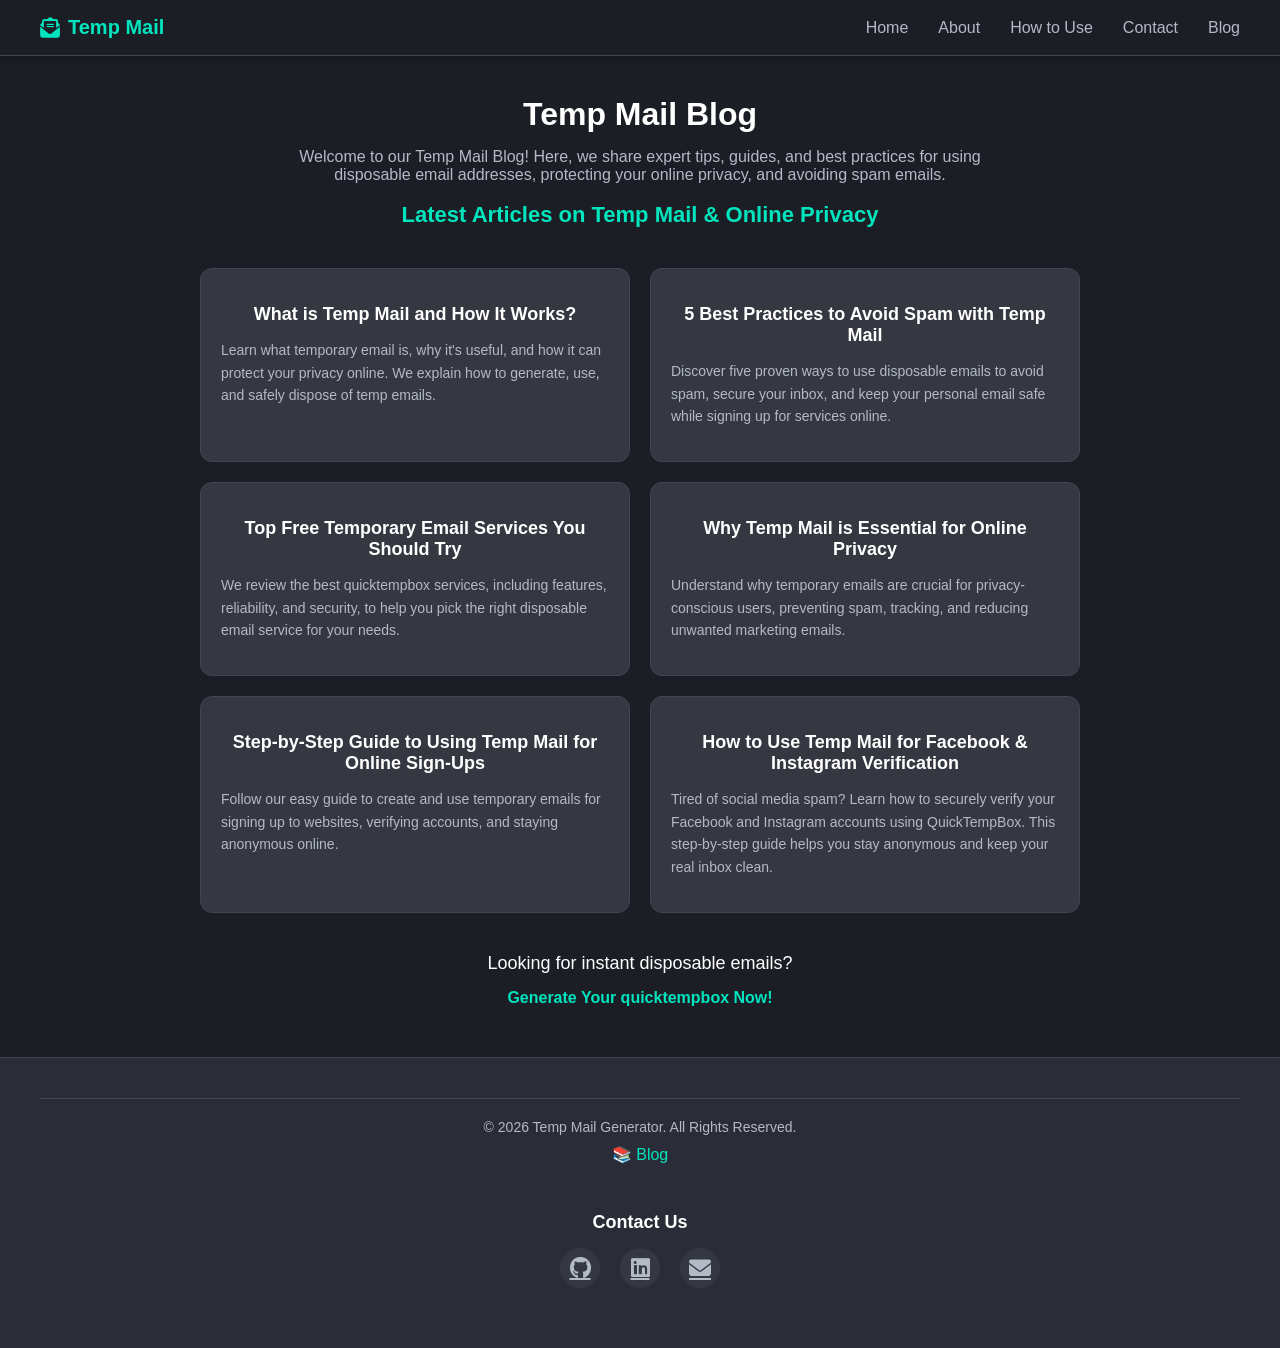
<file: blog.html>
<!DOCTYPE html>
<html lang="en">

<head>
    <meta charset="UTF-8">
    <meta name="viewport" content="width=device-width, initial-scale=1.0">
    <title>Temp Mail Blog - Free Disposable Email Guide</title>
    
    <meta name="description"
        content="Explore our Temp Mail Blog to learn about free disposable email services, how to protect your inbox from spam, and best tips for using temporary email addresses securely.">

    <meta name="keywords"
        content="temp mail blog, disposable email guide, temp email tips, free temporary email, protect inbox from spam, temp email usage, anonymous email, online privacy, secure disposable email">
    
    <link rel="canonical" href="https://quicktempbox.netlify.app/blog.html">
<link rel="icon" href="/favicon.png" type="image/png">
    <!-- Open Graph / Social Sharing -->
    <meta property="og:title" content="Temp Mail Blog - Free Disposable Email Guide">
    <meta property="og:description"
        content="Learn how to use free disposable email services to stay private and secure online. Tips, guides, and latest updates.">
    <meta property="og:type" content="website">
    <meta property="og:url" content="https://quicktempbox.netlify.app/blog.html">
    <meta property="og:image" content="https://quicktempbox.netlify.app/assets/preview.png">

    <!-- Twitter Card -->
    <meta name="twitter:card" content="summary_large_image">
    <meta name="twitter:title" content="Temp Mail Blog - Free Disposable Email Guide">
    <meta name="twitter:description"
        content="Explore our Temp Mail Blog for tips, guides, and best practices on using free temporary email addresses.">
    <meta name="twitter:image" content="https://quicktempbox.netlify.app/assets/preview.png">

    <link rel="stylesheet" href="style.css">
    <link rel="stylesheet" href="https://cdnjs.cloudflare.com/ajax/libs/font-awesome/6.5.1/css/all.min.css" />
</head>

<body>
    <header class="sticky-header">
        <div class="header-container">
            <div class="logo">
                <i class="fas fa-envelope-open-text"></i> Temp Mail
            </div>
            <nav class="main-nav">
                <ul>
                    <li><a href="index.html">Home</a></li>
                    <li><a href="index.html#about">About</a></li>
                    <li><a href="index.html#how-to-use">How to Use</a></li>
                    <li><a href="index.html#contact">Contact</a></li>
                    <li><a href="blog.html" class="active">Blog</a></li>
                </ul>
            </nav>
            <button class="mobile-menu-btn">
                <i class="fas fa-bars"></i>
            </button>
        </div>
    </header>

    <main class="container">
        <section class="blog-intro">
            <h1>Temp Mail Blog</h1>
            <p>Welcome to our Temp Mail Blog! Here, we share expert tips, guides, and best practices for using
                disposable email addresses, protecting your online privacy, and avoiding spam emails.</p>
                      <h2 style="text-align:center; margin-bottom:20px;">
Latest Articles on Temp Mail & Online Privacy
</h2>
        </section>

        <section class="blog-list">
  
            <article class="blog-card">
                <h2><a href="blog1.html">What is Temp Mail and How It Works?</a></h2>
                <p>Learn what temporary email is, why it's useful, and how it can protect your privacy online. We
                    explain how to generate, use, and safely dispose of temp emails.</p>
            </article>

            <article class="blog-card">
                <h2><a href="blog2.html">5 Best Practices to Avoid Spam with Temp Mail</a></h2>
                <p>Discover five proven ways to use disposable emails to avoid spam, secure your inbox, and keep
                    your personal email safe while signing up for services online.</p>
            </article>

            <article class="blog-card">
                <h2><a href="blog3.html">Top Free Temporary Email Services You Should Try</a></h2>
                <p>We review the best quicktempbox services, including features, reliability, and security, to help
                    you pick the right disposable email service for your needs.</p>
            </article>

            <article class="blog-card">
                <h2><a href="blog4.html">Why Temp Mail is Essential for Online Privacy</a></h2>
                <p>Understand why temporary emails are crucial for privacy-conscious users, preventing spam, tracking,
                    and reducing unwanted marketing emails.</p>
            </article>

            <article class="blog-card">
                <h2><a href="blog5.html">Step-by-Step Guide to Using Temp Mail for Online Sign-Ups</a></h2>
                <p>Follow our easy guide to create and use temporary emails for signing up to websites, verifying
                    accounts, and staying anonymous online.</p>
            </article>
            <article class="blog-card">
    <h2><a href="blog6.html">How to Use Temp Mail for Facebook & Instagram Verification</a></h2>
    <p>Tired of social media spam? Learn how to securely verify your Facebook and Instagram accounts using QuickTempBox. This step-by-step guide helps you stay anonymous and keep your real inbox clean.</p>
</article>
        </section>

       <section class="blog-cta">
    <p>Looking for instant disposable emails?</p>
    <a href="index.html" class="cta-button">Generate Your quicktempbox Now!</a>
</section>
    </main>

    <footer class="site-footer">


        
        <div class="footer-container">
            <div class="footer-info">
                <p>&copy; <span id="currentYear"></span> Temp Mail Generator. All Rights Reserved.</p>
                <div style="margin-top:10px;">
                    <a href="blog.html" style="color:#00e5be; text-decoration:none; font-weight:500;">
                        📚 Blog
                    </a>
                </div>
            </div>
            <div id="contact" class="footer-contact">
                <h3>Contact Us</h3>
                <div class="social-links">
                    <a href="https://github.com/vinodkumarjaipal" target="_blank" title="GitHub"
                        rel="noopener noreferrer"><i class="fab fa-github"></i></a>
                    <a href="https://www.linkedin.com/in/vinod-kumar-jaipal" target="_blank" title="LinkedIn"
                        rel="noopener noreferrer"><i class="fab fa-linkedin"></i></a>
                    <a href="mailto:mr.tech418341@gmail.com" title="Email Us" rel="noopener noreferrer"><i
                            class="fas fa-envelope"></i></a>
                </div>
            </div>
        </div>
    </footer>
<script src="script.js"></script>
</body>
</html>
</file>
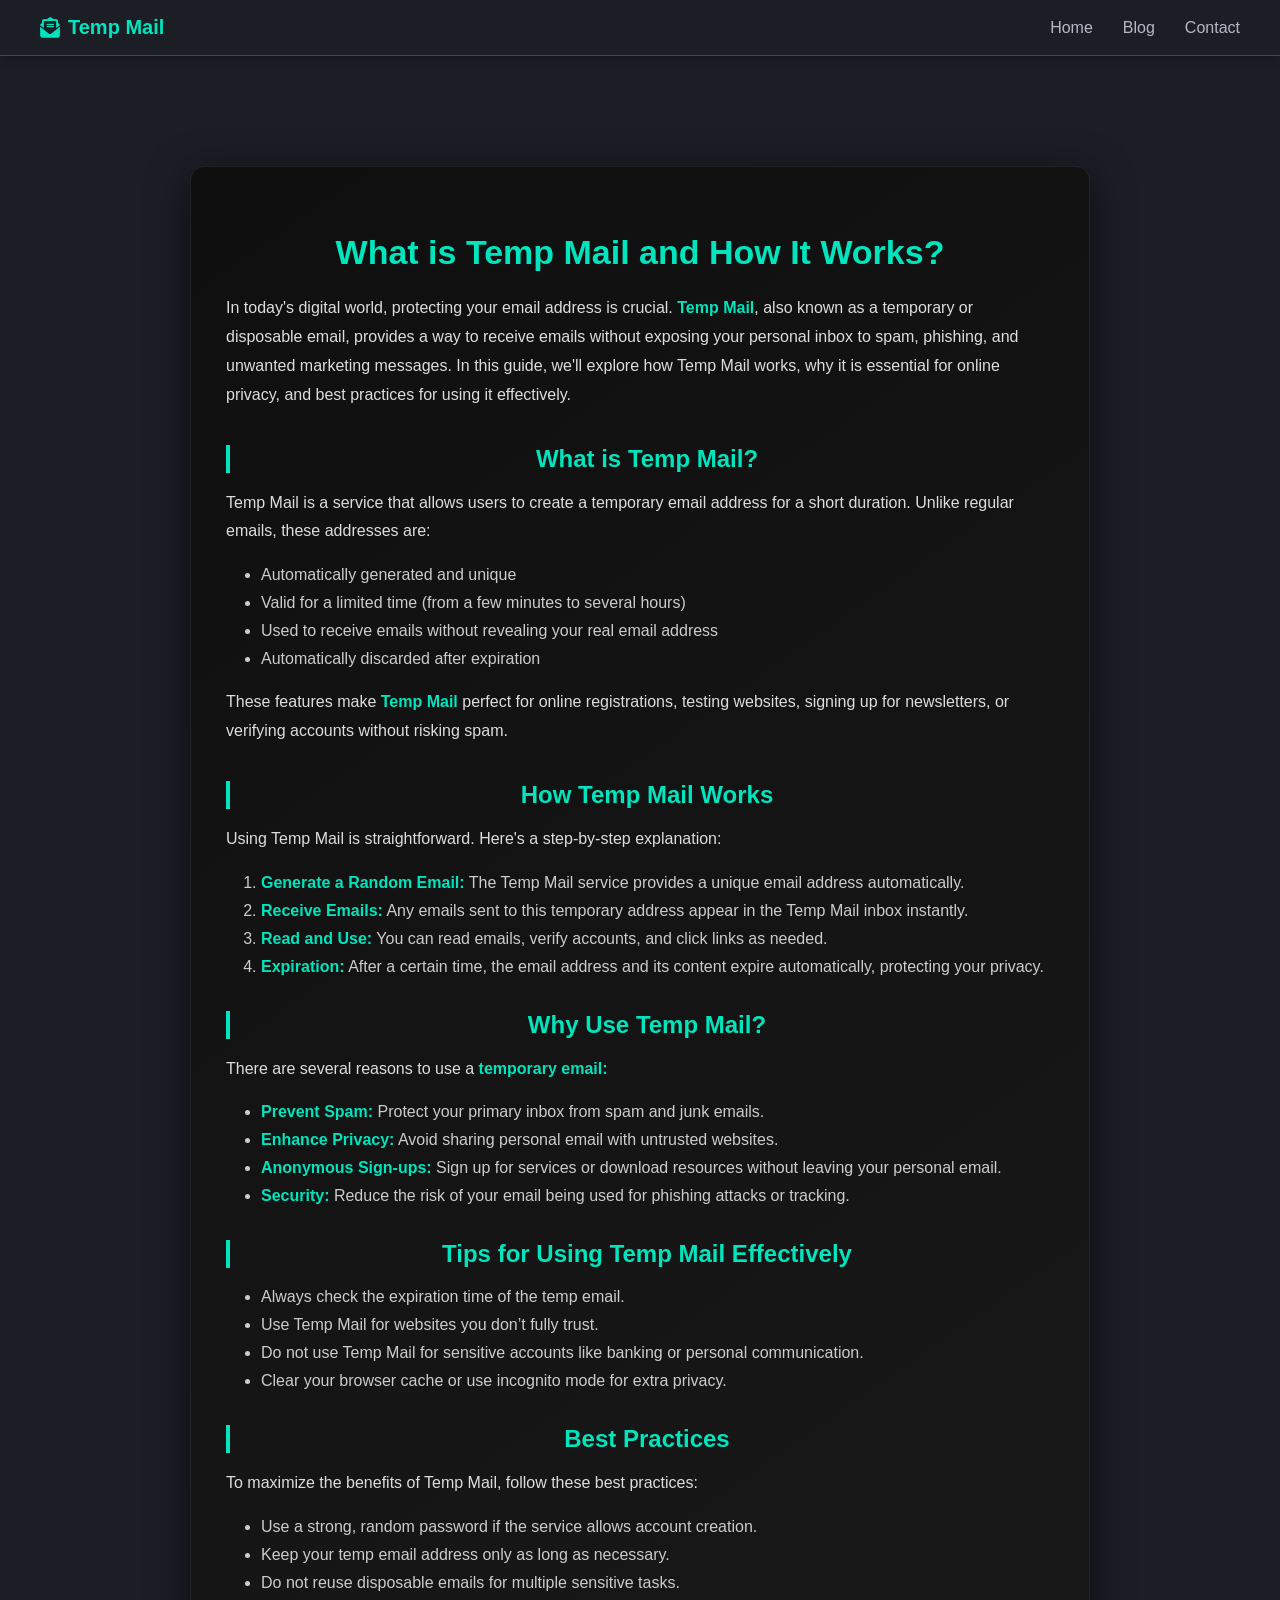
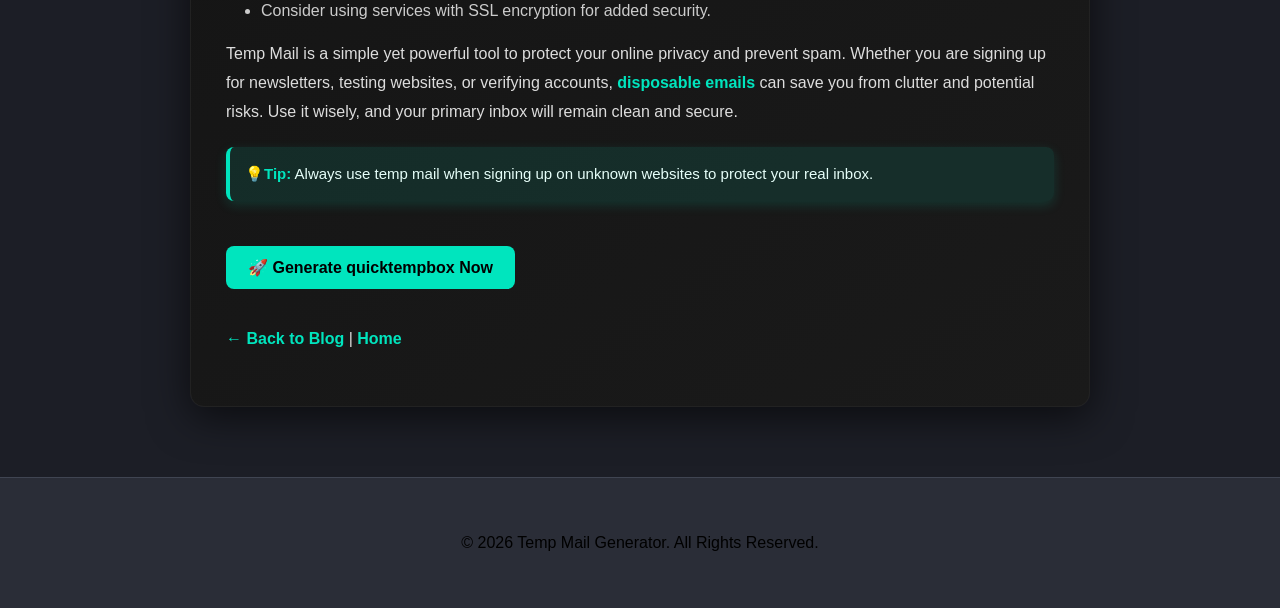
<file: blog1.html>
<!DOCTYPE html>
<html lang="en">
<head>
    <meta charset="UTF-8">
    <meta name="viewport" content="width=device-width, initial-scale=1.0">
    <title>What is Temp Mail and How It Works? | Free Disposable Email Guide</title>
    <link rel="icon" href="/favicon.png" type="image/png">
    <meta name="description" content="Discover what Temp Mail is, how it works, and why using disposable emails can protect your privacy and prevent spam. Full guide with tips and best practices.">
    <meta name="keywords" content="Temp Mail, disposable email, temporary email, free temp email, online privacy, avoid spam, email protection, secure email, anonymous email">
    <link rel="canonical" href="https://quicktempbox.netlify.app/blog1.html">
    <link rel="stylesheet" href="style.css">
    <link rel="stylesheet" href="https://cdnjs.cloudflare.com/ajax/libs/font-awesome/6.5.1/css/all.min.css" />
</head>
<body>
<header class="sticky-header">
    <div class="header-container">
        <div class="logo"><i class="fas fa-envelope-open-text"></i> Temp Mail</div>
        <nav class="main-nav">
            <ul>
                <li><a href="index.html">Home</a></li>
                <li><a href="blog.html" class="active">Blog</a></li>
                <li><a href="index.html#contact">Contact</a></li>
            </ul>
        </nav>
        <button class="mobile-menu-btn"><i class="fas fa-bars"></i></button>
    </div>
</header>

<main class="container blog-post-container">
    <article class="blog-post">
        <h1>What is Temp Mail and How It Works?</h1>
        <p>In today's digital world, protecting your email address is crucial. <strong>Temp Mail</strong>, also known as a temporary or disposable email, provides a way to receive emails without exposing your personal inbox to spam, phishing, and unwanted marketing messages. In this guide, we'll explore how Temp Mail works, why it is essential for online privacy, and best practices for using it effectively.</p>

        <h2 id="what-is-temp-mail">What is Temp Mail?</h2>
        <p>Temp Mail is a service that allows users to create a temporary email address for a short duration. Unlike regular emails, these addresses are:</p>
        <ul>
            <li>Automatically generated and unique</li>
            <li>Valid for a limited time (from a few minutes to several hours)</li>
            <li>Used to receive emails without revealing your real email address</li>
            <li>Automatically discarded after expiration</li>
        </ul>
        <p>These features make <strong>Temp Mail</strong> perfect for online registrations, testing websites, signing up for newsletters, or verifying accounts without risking spam.</p>

        <h2 id="how-temp-mail-works">How Temp Mail Works</h2>
        <p>Using Temp Mail is straightforward. Here's a step-by-step explanation:</p>
        <ol>
            <li><strong>Generate a Random Email:</strong> The Temp Mail service provides a unique email address automatically.</li>
            <li><strong>Receive Emails:</strong> Any emails sent to this temporary address appear in the Temp Mail inbox instantly.</li>
            <li><strong>Read and Use:</strong> You can read emails, verify accounts, and click links as needed.</li>
            <li><strong>Expiration:</strong> After a certain time, the email address and its content expire automatically, protecting your privacy.</li>
        </ol>

        <h2 id="why-use-temp-mail">Why Use Temp Mail?</h2>
        <p>There are several reasons to use a <strong>temporary email:</strong></p>
        <ul>
            <li><strong>Prevent Spam:</strong> Protect your primary inbox from spam and junk emails.</li>
            <li><strong>Enhance Privacy:</strong> Avoid sharing personal email with untrusted websites.</li>
            <li><strong>Anonymous Sign-ups:</strong> Sign up for services or download resources without leaving your personal email.</li>
            <li><strong>Security:</strong> Reduce the risk of your email being used for phishing attacks or tracking.</li>
        </ul>

        <h2 id="tips-for-using-temp-mail">Tips for Using Temp Mail Effectively</h2>
        <ul>
            <li>Always check the expiration time of the temp email.</li>
            <li>Use Temp Mail for websites you don’t fully trust.</li>
            <li>Do not use Temp Mail for sensitive accounts like banking or personal communication.</li>
            <li>Clear your browser cache or use incognito mode for extra privacy.</li>
        </ul>

        <h2 id="best-practices">Best Practices</h2>
        <p>To maximize the benefits of Temp Mail, follow these best practices:</p>
        <ul>
            <li>Use a strong, random password if the service allows account creation.</li>
            <li>Keep your temp email address only as long as necessary.</li>
            <li>Do not reuse disposable emails for multiple sensitive tasks.</li>
            <li>Consider using services with SSL encryption for added security.</li>
        </ul>

        
        <p>Temp Mail is a simple yet powerful tool to protect your online privacy and prevent spam. Whether you are signing up for newsletters, testing websites, or verifying accounts, <strong>disposable emails</strong> can save you from clutter and potential risks. Use it wisely, and your primary inbox will remain clean and secure.</p>
<div class="info-box">
      <strong>💡Tip:</strong> Always use temp mail when signing up on unknown websites to protect your real inbox.
</div>
        <a href="index.html" class="cta-button">🚀 Generate quicktempbox Now</a>
        <p><a href="blog.html">← Back to Blog</a> | <a href="index.html">Home</a></p>
    </article>
</main>

<footer class="site-footer">
    <div class="footer-container">
        <p>&copy; <span id="currentYear"></span> Temp Mail Generator. All Rights Reserved.</p>
    </div>
</footer>

<script src="script.js"></script>
<script>
document.getElementById("currentYear").textContent = new Date().getFullYear();

// Mobile menu toggle
const mobileMenuBtn = document.querySelector(".mobile-menu-btn");
const mainNav = document.querySelector(".main-nav");
mobileMenuBtn.addEventListener("click", function () {
    mainNav.classList.toggle("show");
});
</script>
</body>
</html>
</file>
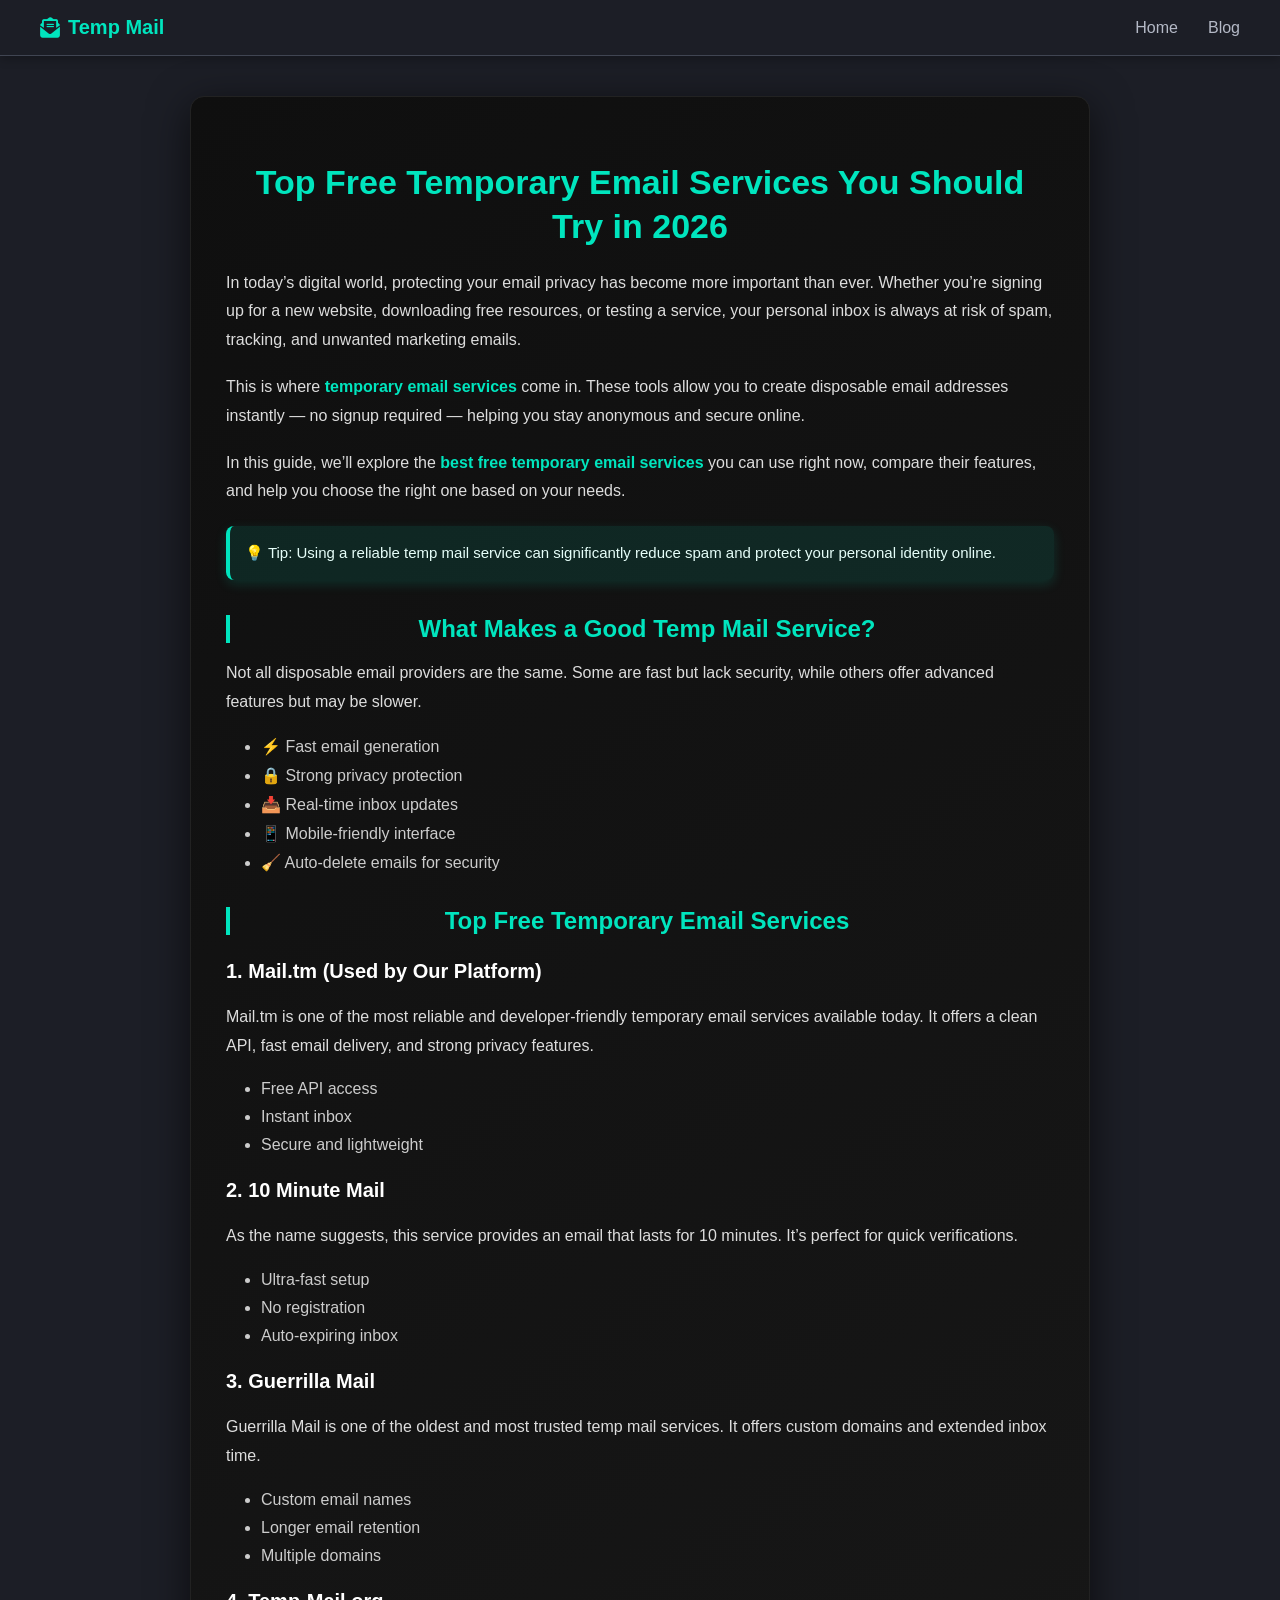
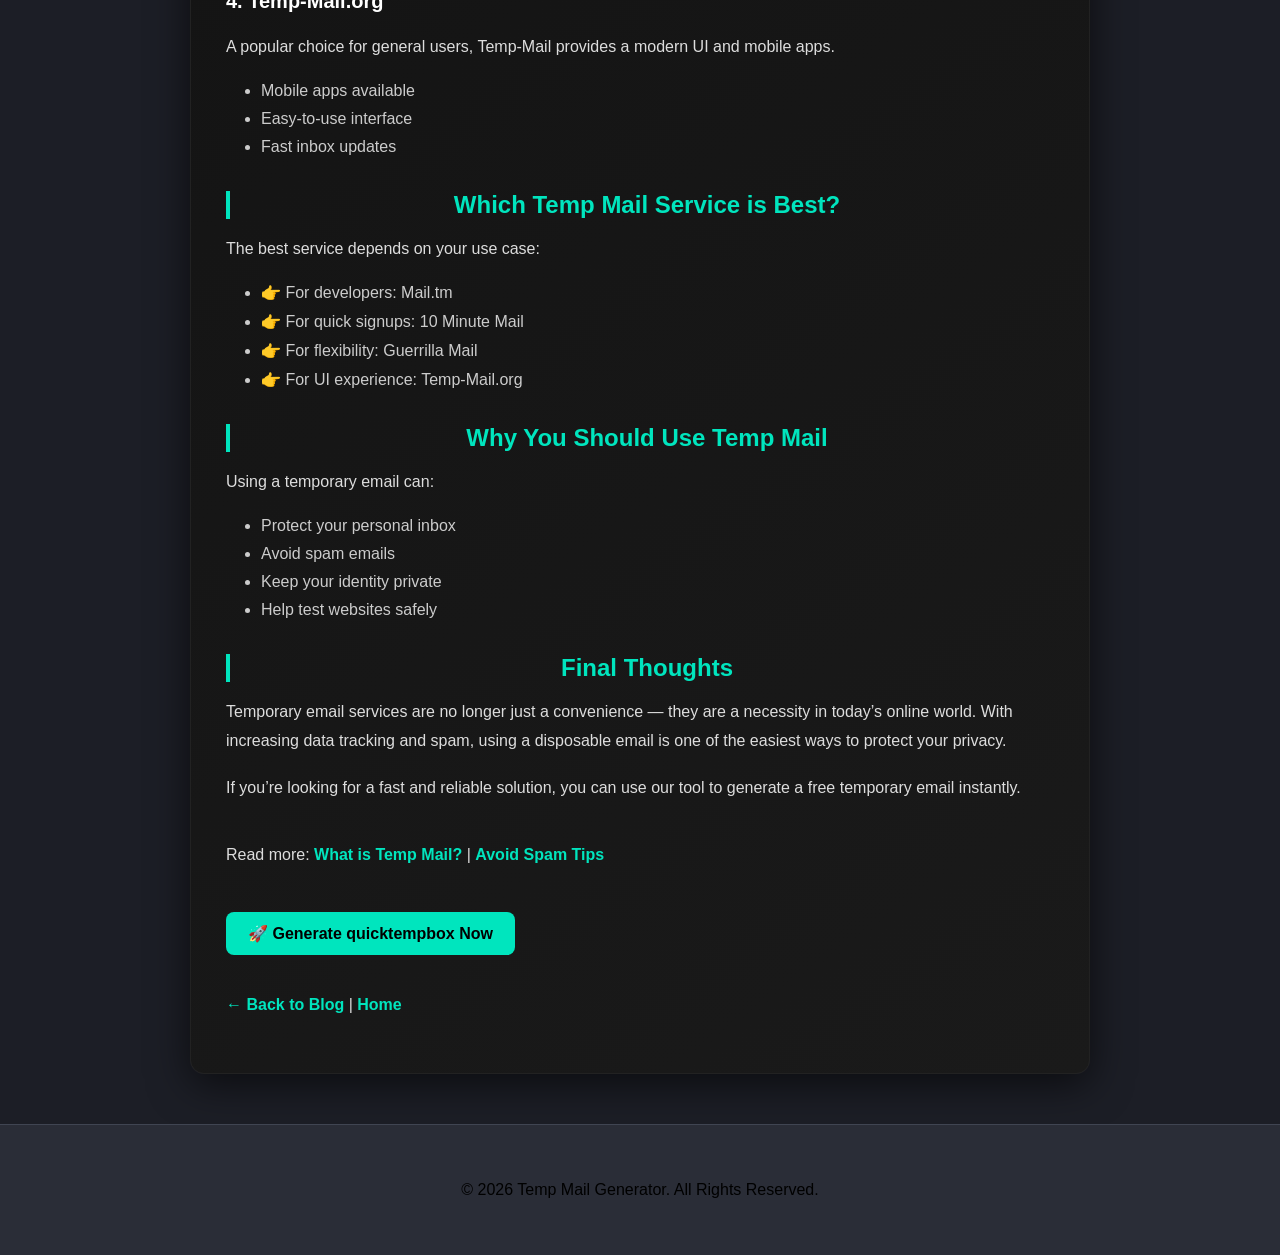
<file: blog3.html>
<!DOCTYPE html>
<html lang="en">

<head>
    <meta charset="UTF-8">
    <meta name="viewport" content="width=device-width, initial-scale=1.0">

    <title>Top Free Temporary Email Services (2026) | Best Temp Mail Providers</title>

    <meta name="description"
        content="Discover the best free temporary email services in 2026. Compare top temp mail providers, features, security, and privacy benefits to choose the best disposable email service.">

    <meta name="keywords"
        content="best temp mail services, free temporary email, disposable email providers, temp mail comparison, anonymous email services, online privacy tools, spam protection email">

    <link rel="canonical" href="https://quicktempbox.netlify.app/blog3.html">
    <link rel="icon" href="/favicon.png" type="image/png">

    <!-- Open Graph -->
    <meta property="og:title" content="Top Free Temporary Email Services (2026)">
    <meta property="og:description"
        content="Compare the best quicktempbox services and choose the most secure and reliable disposable email provider.">
    <meta property="og:url" content="https://quicktempbox.netlify.app/blog3.html">
    <meta property="og:image" content="https://quicktempbox.netlify.app/preview.png">
    <meta property="og:type" content="article">

    <!-- Twitter -->
    <meta name="twitter:card" content="summary_large_image">

    <link rel="stylesheet" href="style.css">
  

    <!-- Font Awesome (IMPORTANT) -->
    <link rel="stylesheet" href="https://cdnjs.cloudflare.com/ajax/libs/font-awesome/6.5.1/css/all.min.css">
</head>

<body>

<header class="sticky-header">
    <div class="header-container">
        <div class="logo">
            <i class="fas fa-envelope-open-text"></i> Temp Mail
        </div>

        <nav class="main-nav">
            <ul>
                <li><a href="index.html">Home</a></li>
             
                <li><a href="blog.html" class="active">Blog</a></li>
            </ul>
        </nav>

        <button class="mobile-menu-btn">
            <i class="fas fa-bars"></i>
        </button>
    </div>
</header>

<main class="container">

<article class="blog-post">

<h1>Top Free Temporary Email Services You Should Try in 2026</h1>

<p>
In today’s digital world, protecting your email privacy has become more important than ever. Whether you’re signing up for a new website, downloading free resources, or testing a service, your personal inbox is always at risk of spam, tracking, and unwanted marketing emails.
</p>

<p>
This is where <strong>temporary email services</strong> come in. These tools allow you to create disposable email addresses instantly — no signup required — helping you stay anonymous and secure online.
</p>

<p>
In this guide, we’ll explore the <strong>best free temporary email services</strong> you can use right now, compare their features, and help you choose the right one based on your needs.
</p>

<div class="info-box">
💡 Tip: Using a reliable temp mail service can significantly reduce spam and protect your personal identity online.
</div>

<h2>What Makes a Good Temp Mail Service?</h2>

<p>
Not all disposable email providers are the same. Some are fast but lack security, while others offer advanced features but may be slower.
</p>

<ul>
<li>⚡ Fast email generation</li>
<li>🔒 Strong privacy protection</li>
<li>📥 Real-time inbox updates</li>
<li>📱 Mobile-friendly interface</li>
<li>🧹 Auto-delete emails for security</li>
</ul>

<h2>Top Free Temporary Email Services</h2>

<h3>1. Mail.tm (Used by Our Platform)</h3>
<p>
Mail.tm is one of the most reliable and developer-friendly temporary email services available today. It offers a clean API, fast email delivery, and strong privacy features.
</p>

<ul>
<li>Free API access</li>
<li>Instant inbox</li>
<li>Secure and lightweight</li>
</ul>

<h3>2. 10 Minute Mail</h3>
<p>
As the name suggests, this service provides an email that lasts for 10 minutes. It’s perfect for quick verifications.
</p>

<ul>
<li>Ultra-fast setup</li>
<li>No registration</li>
<li>Auto-expiring inbox</li>
</ul>

<h3>3. Guerrilla Mail</h3>
<p>
Guerrilla Mail is one of the oldest and most trusted temp mail services. It offers custom domains and extended inbox time.
</p>

<ul>
<li>Custom email names</li>
<li>Longer email retention</li>
<li>Multiple domains</li>
</ul>

<h3>4. Temp-Mail.org</h3>
<p>
A popular choice for general users, Temp-Mail provides a modern UI and mobile apps.
</p>

<ul>
<li>Mobile apps available</li>
<li>Easy-to-use interface</li>
<li>Fast inbox updates</li>
</ul>

<h2>Which Temp Mail Service is Best?</h2>

<p>
The best service depends on your use case:
</p>

<ul>
<li>👉 For developers: Mail.tm</li>
<li>👉 For quick signups: 10 Minute Mail</li>
<li>👉 For flexibility: Guerrilla Mail</li>
<li>👉 For UI experience: Temp-Mail.org</li>
</ul>

<h2>Why You Should Use Temp Mail</h2>

<p>
Using a temporary email can:
</p>

<ul>
<li>Protect your personal inbox</li>
<li>Avoid spam emails</li>
<li>Keep your identity private</li>
<li>Help test websites safely</li>
</ul>

<h2>Final Thoughts</h2>

<p>
Temporary email services are no longer just a convenience — they are a necessity in today’s online world. With increasing data tracking and spam, using a disposable email is one of the easiest ways to protect your privacy.
</p>

<p>
If you’re looking for a fast and reliable solution, you can use our tool to generate a free temporary email instantly.
</p>

<!-- INTERNAL LINKS (VERY IMPORTANT SEO BOOST) -->
<p>
Read more:
<a href="blog1.html">What is Temp Mail?</a> |
<a href="blog2.html">Avoid Spam Tips</a>
</p>

    <a href="index.html" class="cta-button">🚀 Generate quicktempbox Now</a>

<p>
<a href="blog.html">← Back to Blog</a> |
<a href="index.html">Home</a>
</p>

</article>



</main>

<footer class="site-footer">
    <div class="footer-container">
        <p>&copy; <span id="currentYear"></span> Temp Mail Generator. All Rights Reserved.</p>
    </div>
</footer>

<script src="script.js"></script>

<script>
document.getElementById("currentYear").textContent = new Date().getFullYear();

const mobileMenuBtn = document.querySelector(".mobile-menu-btn");
const mainNav = document.querySelector(".main-nav");

if (mobileMenuBtn && mainNav) {
    mobileMenuBtn.addEventListener("click", function () {
        mainNav.classList.toggle("show");
    });
}
</script>

</body>
</html>
</file>
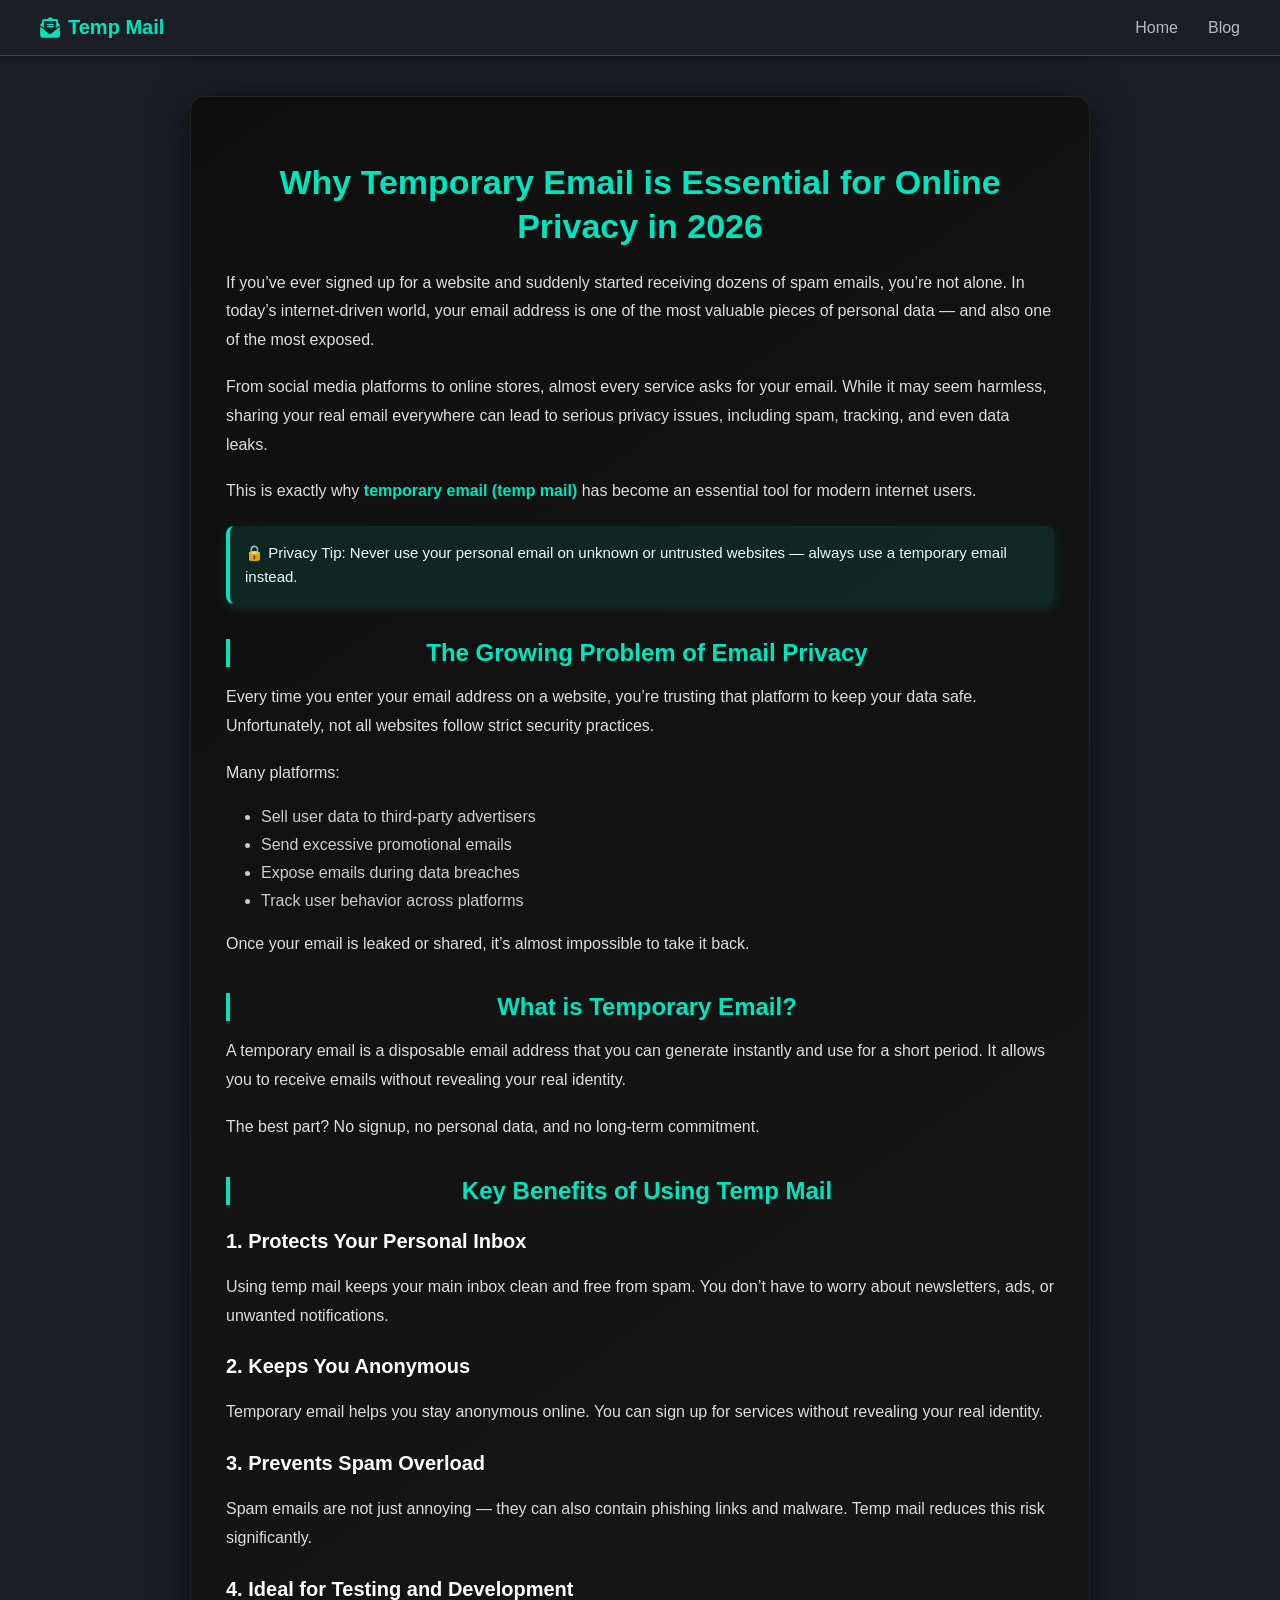
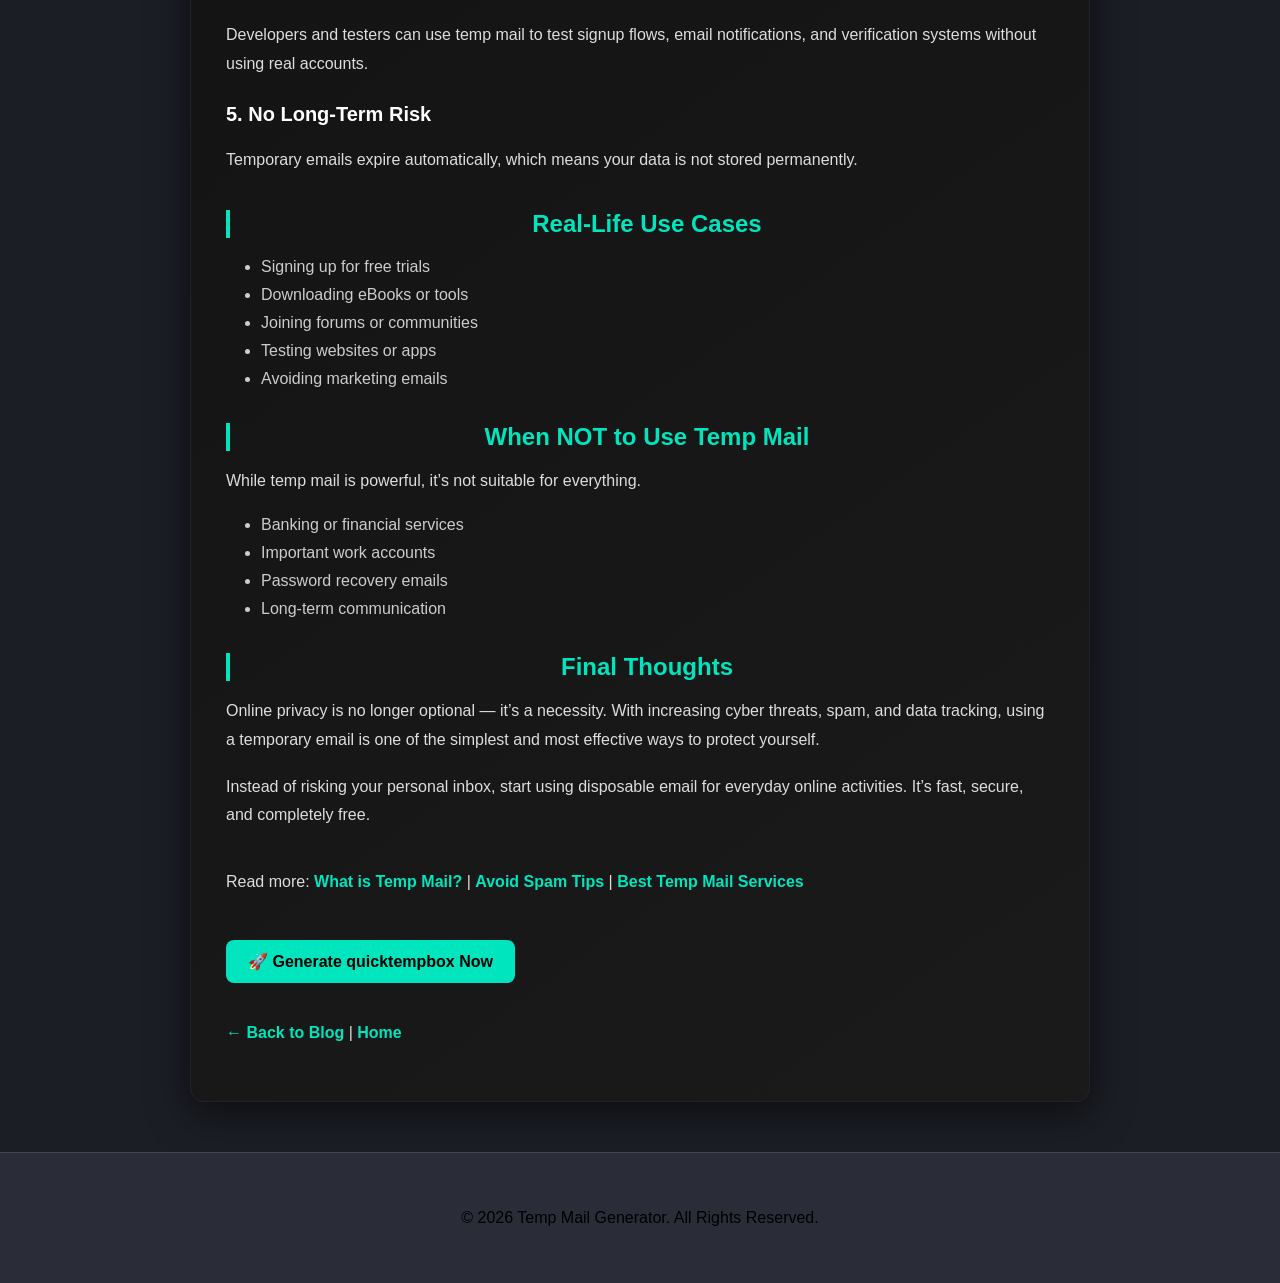
<file: blog4.html>
<!DOCTYPE html>
<html lang="en">

<head>
    <meta charset="UTF-8">
    <meta name="viewport" content="width=device-width, initial-scale=1.0">

    <title>Why Temp Mail is Essential for Online Privacy (2026 Guide)</title>

    <meta name="description"
        content="Learn why temporary email is essential for online privacy. Discover how disposable emails protect you from spam, tracking, and data leaks in 2026.">

    <meta name="keywords"
        content="temp mail privacy, disposable email benefits, online privacy protection, avoid spam email, anonymous email usage, data protection email, temp mail guide">

    <link rel="canonical" href="https://quicktempbox.netlify.app/blog4.html">
    <link rel="icon" href="/favicon.png" type="image/png">

    <!-- Open Graph -->
    <meta property="og:title" content="Why Temp Mail is Essential for Online Privacy">
    <meta property="og:description"
        content="Discover how temporary email helps protect your identity, avoid spam, and stay secure online.">
    <meta property="og:url" content="https://quicktempbox.netlify.app/blog4.html">
    <meta property="og:image" content="https://quicktempbox.netlify.app/preview.png">
    <meta property="og:type" content="article">

    <!-- Twitter -->
    <meta name="twitter:card" content="summary_large_image">

    <link rel="stylesheet" href="style.css">

    <!-- Font Awesome -->
    <link rel="stylesheet" href="https://cdnjs.cloudflare.com/ajax/libs/font-awesome/6.5.1/css/all.min.css">
</head>

<body>

<header class="sticky-header">
    <div class="header-container">
        <div class="logo">
            <i class="fas fa-envelope-open-text"></i> Temp Mail
        </div>

        <nav class="main-nav">
            <ul>
                <li><a href="index.html">Home</a></li>
                <li><a href="blog.html" class="active">Blog</a></li>
            </ul>
        </nav>

        <button class="mobile-menu-btn">
            <i class="fas fa-bars"></i>
        </button>
    </div>
</header>

<main class="container">

<article class="blog-post">

<h1>Why Temporary Email is Essential for Online Privacy in 2026</h1>

<p>
If you’ve ever signed up for a website and suddenly started receiving dozens of spam emails, you’re not alone. In today’s internet-driven world, your email address is one of the most valuable pieces of personal data — and also one of the most exposed.
</p>

<p>
From social media platforms to online stores, almost every service asks for your email. While it may seem harmless, sharing your real email everywhere can lead to serious privacy issues, including spam, tracking, and even data leaks.
</p>

<p>
This is exactly why <strong>temporary email (temp mail)</strong> has become an essential tool for modern internet users.
</p>

<div class="info-box">
🔒 Privacy Tip: Never use your personal email on unknown or untrusted websites — always use a temporary email instead.
</div>

<h2>The Growing Problem of Email Privacy</h2>

<p>
Every time you enter your email address on a website, you’re trusting that platform to keep your data safe. Unfortunately, not all websites follow strict security practices.
</p>

<p>
Many platforms:
</p>

<ul>
<li>Sell user data to third-party advertisers</li>
<li>Send excessive promotional emails</li>
<li>Expose emails during data breaches</li>
<li>Track user behavior across platforms</li>
</ul>

<p>
Once your email is leaked or shared, it’s almost impossible to take it back.
</p>

<h2>What is Temporary Email?</h2>

<p>
A temporary email is a disposable email address that you can generate instantly and use for a short period. It allows you to receive emails without revealing your real identity.
</p>

<p>
The best part? No signup, no personal data, and no long-term commitment.
</p>

<h2>Key Benefits of Using Temp Mail</h2>

<h3>1. Protects Your Personal Inbox</h3>
<p>
Using temp mail keeps your main inbox clean and free from spam. You don’t have to worry about newsletters, ads, or unwanted notifications.
</p>

<h3>2. Keeps You Anonymous</h3>
<p>
Temporary email helps you stay anonymous online. You can sign up for services without revealing your real identity.
</p>

<h3>3. Prevents Spam Overload</h3>
<p>
Spam emails are not just annoying — they can also contain phishing links and malware. Temp mail reduces this risk significantly.
</p>

<h3>4. Ideal for Testing and Development</h3>
<p>
Developers and testers can use temp mail to test signup flows, email notifications, and verification systems without using real accounts.
</p>

<h3>5. No Long-Term Risk</h3>
<p>
Temporary emails expire automatically, which means your data is not stored permanently.
</p>

<h2>Real-Life Use Cases</h2>

<ul>
<li>Signing up for free trials</li>
<li>Downloading eBooks or tools</li>
<li>Joining forums or communities</li>
<li>Testing websites or apps</li>
<li>Avoiding marketing emails</li>
</ul>

<h2>When NOT to Use Temp Mail</h2>

<p>
While temp mail is powerful, it’s not suitable for everything.
</p>

<ul>
<li>Banking or financial services</li>
<li>Important work accounts</li>
<li>Password recovery emails</li>
<li>Long-term communication</li>
</ul>

<h2>Final Thoughts</h2>

<p>
Online privacy is no longer optional — it’s a necessity. With increasing cyber threats, spam, and data tracking, using a temporary email is one of the simplest and most effective ways to protect yourself.
</p>

<p>
Instead of risking your personal inbox, start using disposable email for everyday online activities. It’s fast, secure, and completely free.
</p>

<!-- INTERNAL LINKS -->
<p>
Read more:
<a href="blog1.html">What is Temp Mail?</a> |
<a href="blog2.html">Avoid Spam Tips</a> |
<a href="blog3.html">Best Temp Mail Services</a>
</p>

<a href="index.html" class="cta-button">🚀 Generate quicktempbox Now</a>

<p>
<a href="blog.html">← Back to Blog</a> |
<a href="index.html">Home</a>
</p>

</article>

</main>

<footer class="site-footer">
    <div class="footer-container">
        <p>&copy; <span id="currentYear"></span> Temp Mail Generator. All Rights Reserved.</p>
    </div>
</footer>

<script src="script.js"></script>

<script>
document.getElementById("currentYear").textContent = new Date().getFullYear();

const mobileMenuBtn = document.querySelector(".mobile-menu-btn");
const mainNav = document.querySelector(".main-nav");

if (mobileMenuBtn && mainNav) {
    mobileMenuBtn.addEventListener("click", function () {
        mainNav.classList.toggle("show");
    });
}
</script>

</body>
</html>
</file>
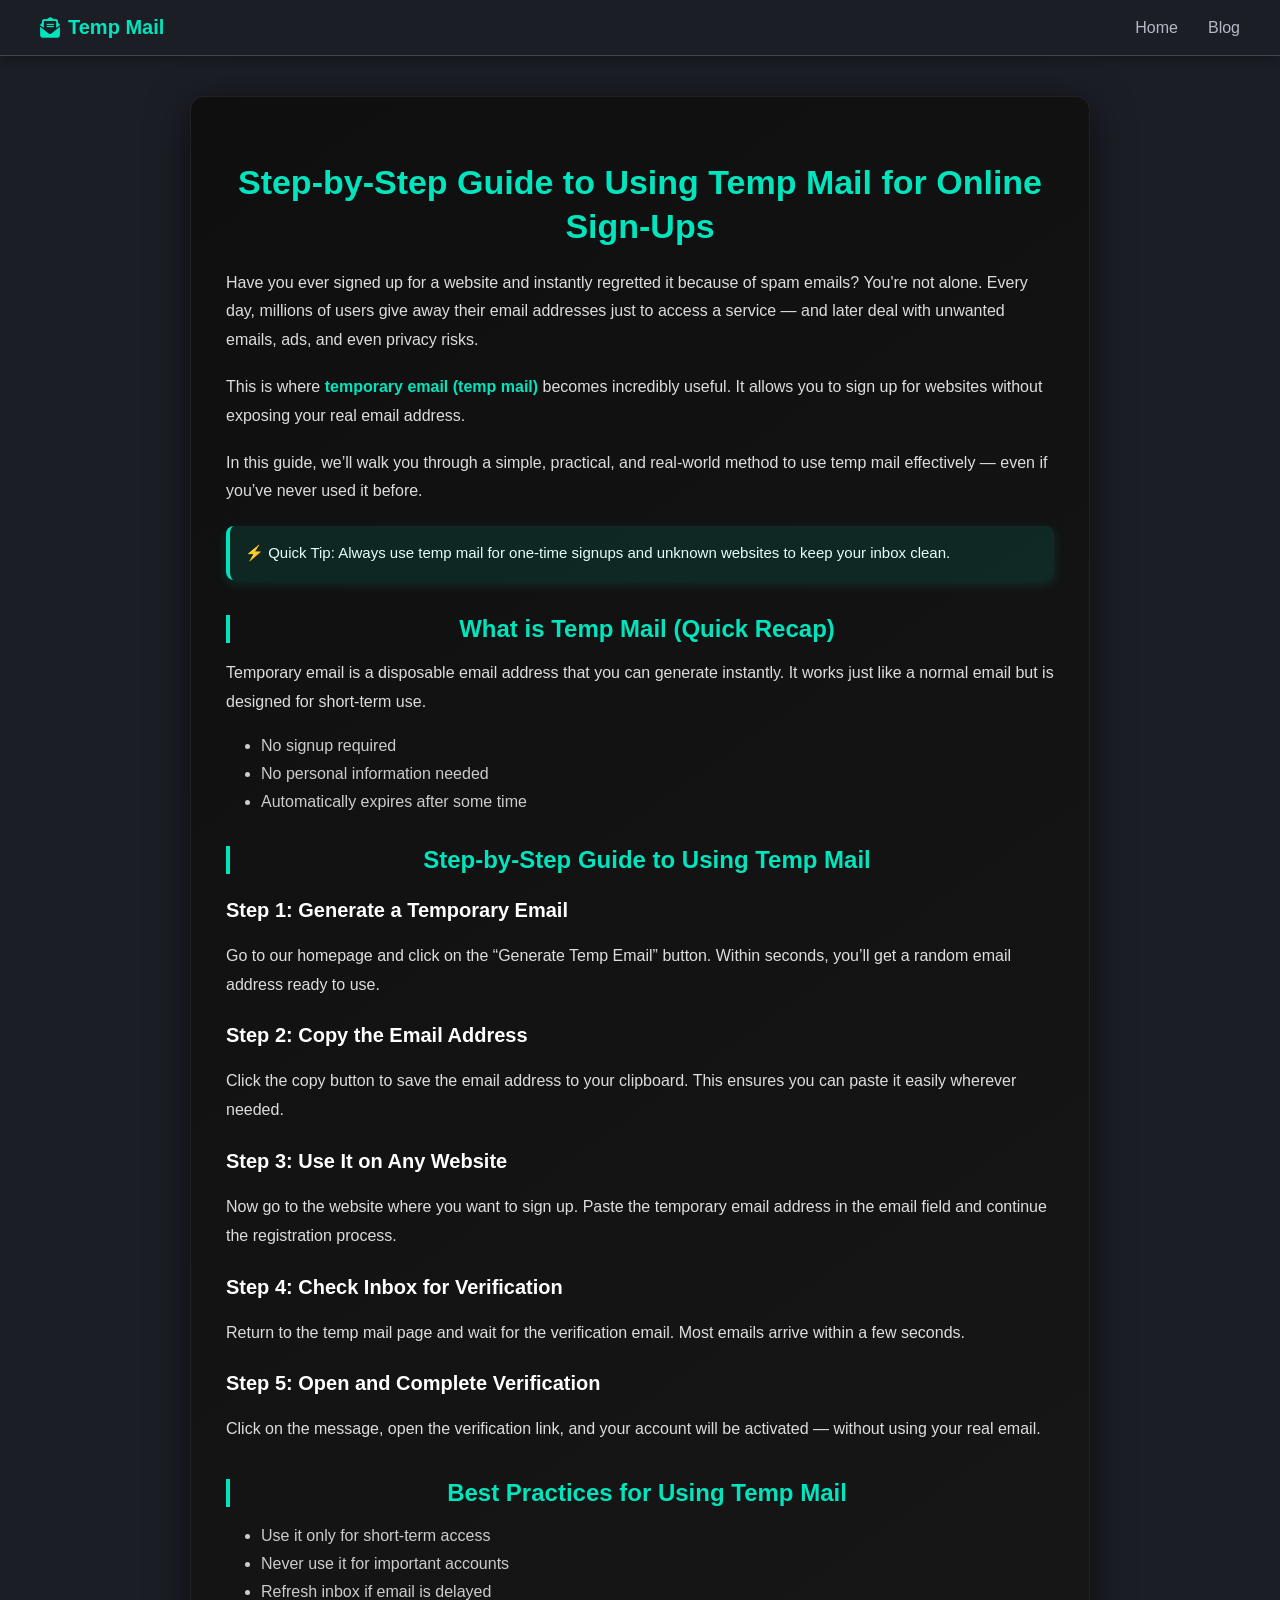
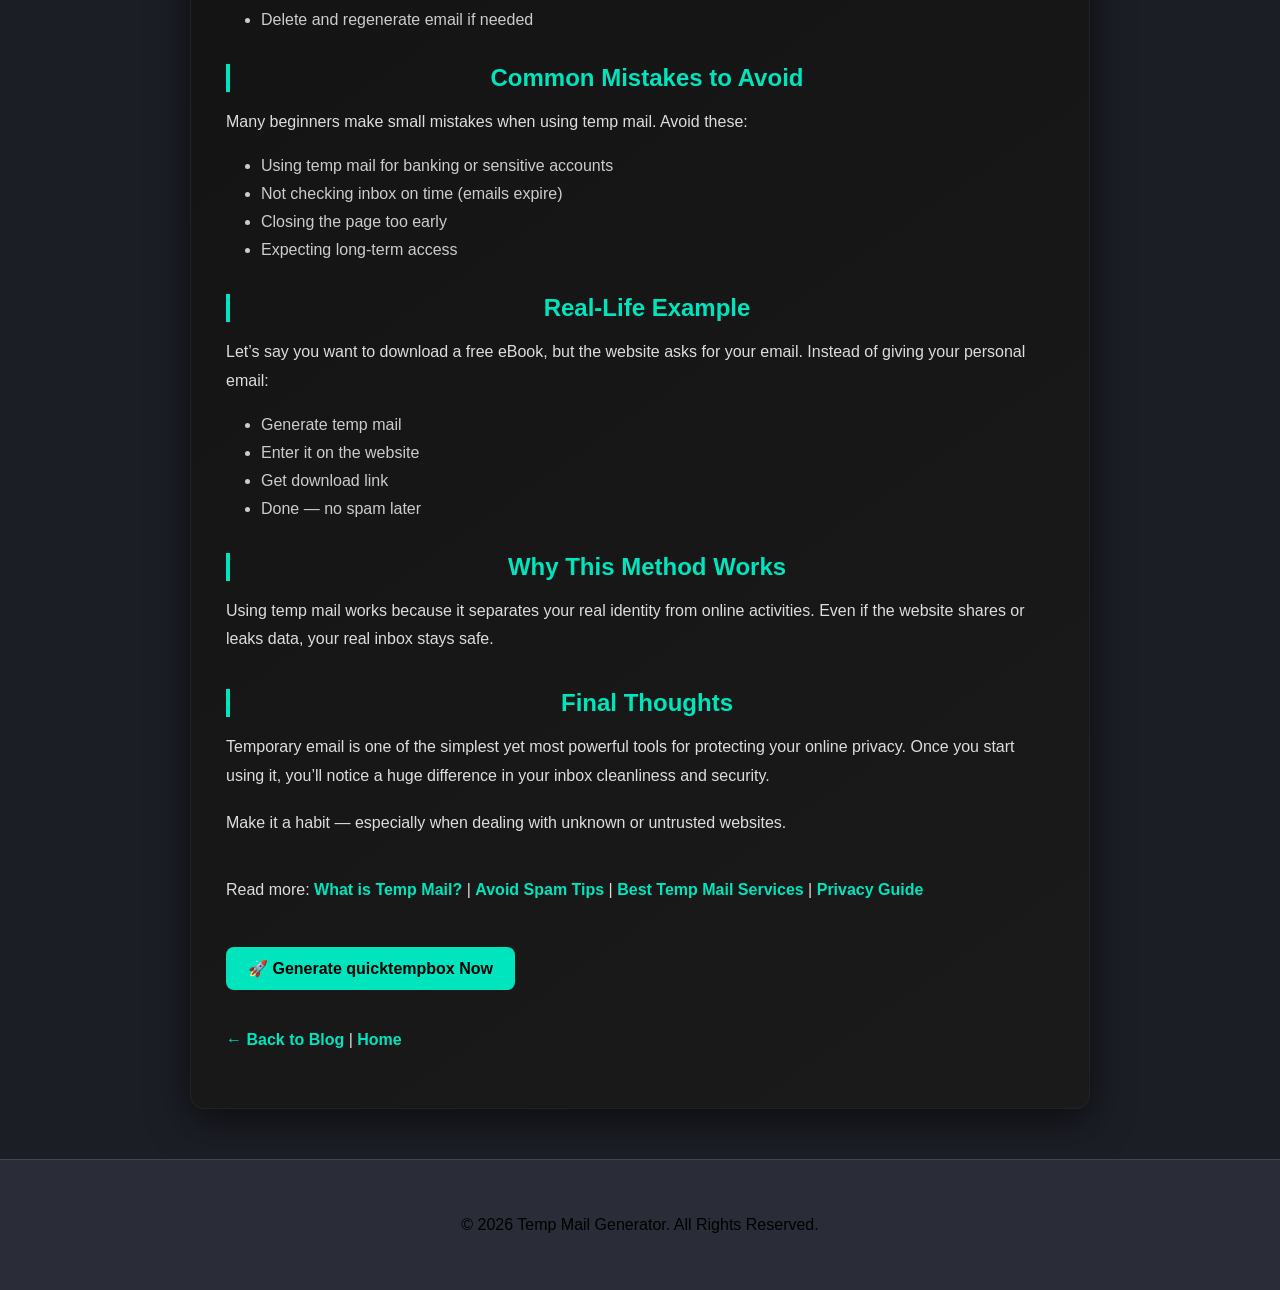
<file: blog5.html>
<!DOCTYPE html>
<html lang="en">

<head>
    <meta charset="UTF-8">
    <meta name="viewport" content="width=device-width, initial-scale=1.0">

    <title>Step-by-Step Guide to Using Temp Mail for Online Sign-Ups (2026)</title>

    <meta name="description"
        content="Learn how to use temporary email step-by-step for online sign-ups. Avoid spam, protect your privacy, and safely create accounts using disposable email.">

    <meta name="keywords"
        content="how to use temp mail, temp email guide, disposable email tutorial, avoid spam email, anonymous signup email, temp mail steps, quicktempbox guide">

    <link rel="canonical" href="https://quicktempbox.netlify.app/blog5.html">
    <link rel="icon" href="/favicon.png" type="image/png">

    <!-- Open Graph -->
    <meta property="og:title" content="Step-by-Step Guide to Using Temp Mail">
    <meta property="og:description"
        content="Follow this complete guide to safely use temporary email for sign-ups and protect your real inbox.">
    <meta property="og:url" content="https://quicktempbox.netlify.app/blog5.html">
    <meta property="og:image" content="https://quicktempbox.netlify.app/preview.png">
    <meta property="og:type" content="article">

    <!-- Twitter -->
    <meta name="twitter:card" content="summary_large_image">

    <link rel="stylesheet" href="style.css">

    <!-- Font Awesome -->
    <link rel="stylesheet" href="https://cdnjs.cloudflare.com/ajax/libs/font-awesome/6.5.1/css/all.min.css">
</head>

<body>

<header class="sticky-header">
    <div class="header-container">
        <div class="logo">
            <i class="fas fa-envelope-open-text"></i> Temp Mail
        </div>

        <nav class="main-nav">
            <ul>
                <li><a href="index.html">Home</a></li>
                <li><a href="blog.html" class="active">Blog</a></li>
            </ul>
        </nav>

        <button class="mobile-menu-btn">
            <i class="fas fa-bars"></i>
        </button>
    </div>
</header>

<main class="container">

<article class="blog-post">

<h1>Step-by-Step Guide to Using Temp Mail for Online Sign-Ups</h1>

<p>
Have you ever signed up for a website and instantly regretted it because of spam emails? You're not alone. Every day, millions of users give away their email addresses just to access a service — and later deal with unwanted emails, ads, and even privacy risks.
</p>

<p>
This is where <strong>temporary email (temp mail)</strong> becomes incredibly useful. It allows you to sign up for websites without exposing your real email address.
</p>

<p>
In this guide, we’ll walk you through a simple, practical, and real-world method to use temp mail effectively — even if you’ve never used it before.
</p>

<div class="info-box">
⚡ Quick Tip: Always use temp mail for one-time signups and unknown websites to keep your inbox clean.
</div>

<h2>What is Temp Mail (Quick Recap)</h2>

<p>
Temporary email is a disposable email address that you can generate instantly. It works just like a normal email but is designed for short-term use.
</p>

<ul>
<li>No signup required</li>
<li>No personal information needed</li>
<li>Automatically expires after some time</li>
</ul>

<h2>Step-by-Step Guide to Using Temp Mail</h2>

<h3>Step 1: Generate a Temporary Email</h3>
<p>
Go to our homepage and click on the “Generate Temp Email” button. Within seconds, you’ll get a random email address ready to use.
</p>

<h3>Step 2: Copy the Email Address</h3>
<p>
Click the copy button to save the email address to your clipboard. This ensures you can paste it easily wherever needed.
</p>

<h3>Step 3: Use It on Any Website</h3>
<p>
Now go to the website where you want to sign up. Paste the temporary email address in the email field and continue the registration process.
</p>

<h3>Step 4: Check Inbox for Verification</h3>
<p>
Return to the temp mail page and wait for the verification email. Most emails arrive within a few seconds.
</p>

<h3>Step 5: Open and Complete Verification</h3>
<p>
Click on the message, open the verification link, and your account will be activated — without using your real email.
</p>

<h2>Best Practices for Using Temp Mail</h2>

<ul>
<li>Use it only for short-term access</li>
<li>Never use it for important accounts</li>
<li>Refresh inbox if email is delayed</li>
<li>Delete and regenerate email if needed</li>
</ul>

<h2>Common Mistakes to Avoid</h2>

<p>
Many beginners make small mistakes when using temp mail. Avoid these:
</p>

<ul>
<li>Using temp mail for banking or sensitive accounts</li>
<li>Not checking inbox on time (emails expire)</li>
<li>Closing the page too early</li>
<li>Expecting long-term access</li>
</ul>

<h2>Real-Life Example</h2>

<p>
Let’s say you want to download a free eBook, but the website asks for your email. Instead of giving your personal email:
</p>

<ul>
<li>Generate temp mail</li>
<li>Enter it on the website</li>
<li>Get download link</li>
<li>Done — no spam later</li>
</ul>

<h2>Why This Method Works</h2>

<p>
Using temp mail works because it separates your real identity from online activities. Even if the website shares or leaks data, your real inbox stays safe.
</p>

<h2>Final Thoughts</h2>

<p>
Temporary email is one of the simplest yet most powerful tools for protecting your online privacy. Once you start using it, you’ll notice a huge difference in your inbox cleanliness and security.
</p>

<p>
Make it a habit — especially when dealing with unknown or untrusted websites.
</p>

<!-- INTERNAL LINKS -->
<p>
Read more:
<a href="blog1.html">What is Temp Mail?</a> |
<a href="blog2.html">Avoid Spam Tips</a> |
<a href="blog3.html">Best Temp Mail Services</a> |
<a href="blog4.html">Privacy Guide</a>
</p>

<a href="index.html" class="cta-button">🚀 Generate quicktempbox Now</a>

<p>
<a href="blog.html">← Back to Blog</a> |
<a href="index.html">Home</a>
</p>

</article>

</main>

<footer class="site-footer">
    <div class="footer-container">
        <p>&copy; <span id="currentYear"></span> Temp Mail Generator. All Rights Reserved.</p>
    </div>
</footer>

<script src="script.js"></script>

<script>
document.getElementById("currentYear").textContent = new Date().getFullYear();

const mobileMenuBtn = document.querySelector(".mobile-menu-btn");
const mainNav = document.querySelector(".main-nav");

if (mobileMenuBtn && mainNav) {
    mobileMenuBtn.addEventListener("click", function () {
        mainNav.classList.toggle("show");
    });
}
</script>

</body>
</html>
</file>
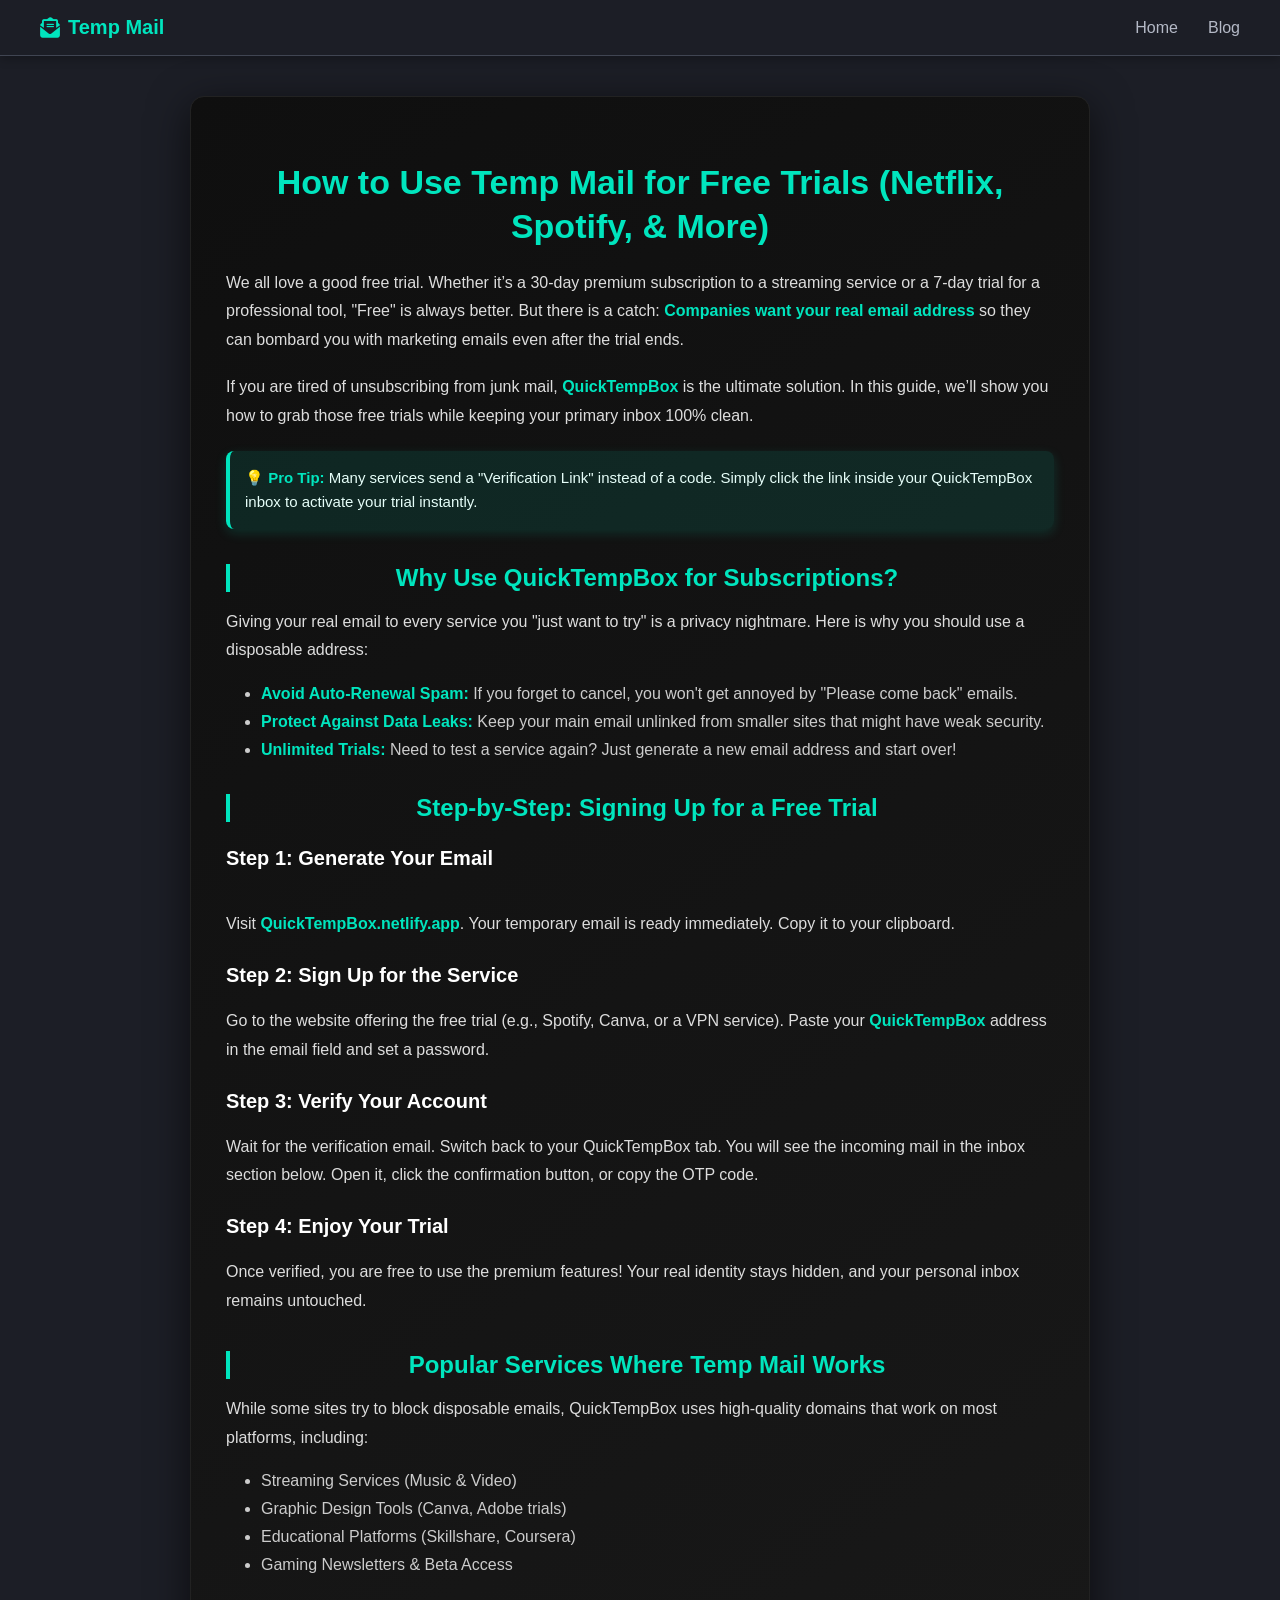
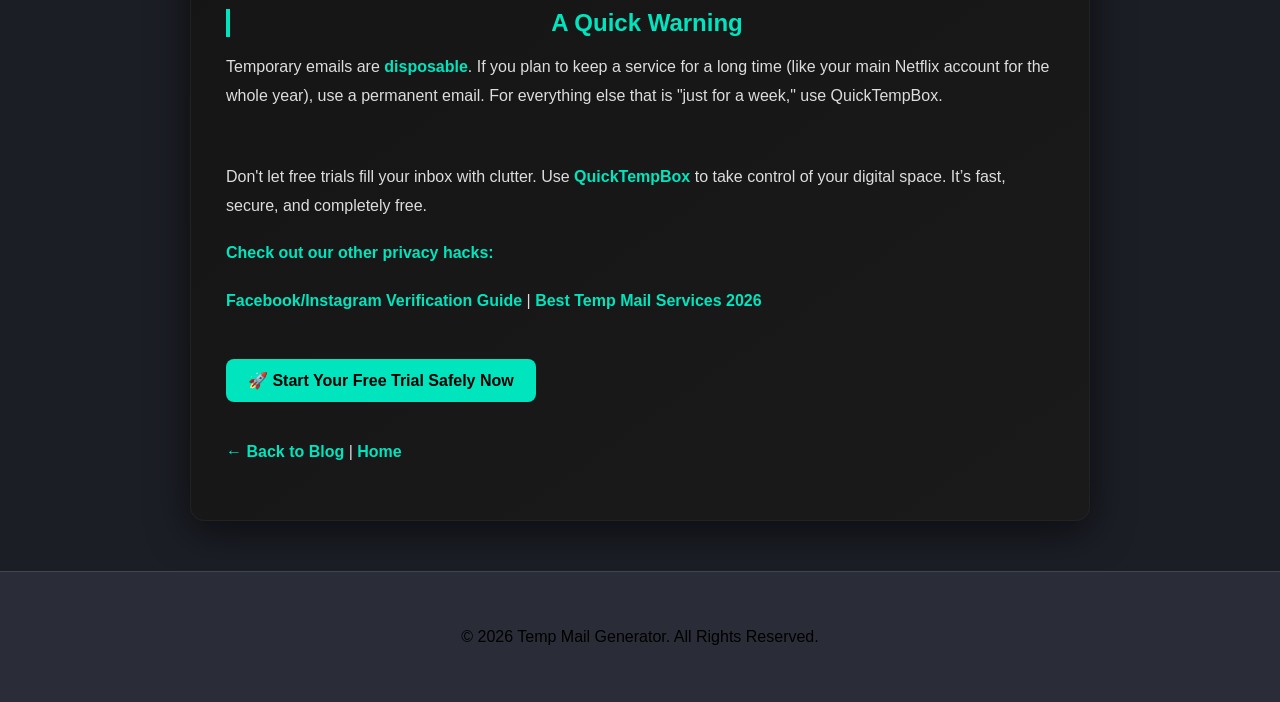
<file: blog7.html>
<!DOCTYPE html>
<html lang="en">

<head>
    <meta charset="UTF-8">
    <meta name="viewport" content="width=device-width, initial-scale=1.0">

    <title>How to Get Free Trials without Your Real Email (2026) | QuickTempBox</title>

    <meta name="description"
        content="Want to try Netflix, Spotify, or Amazon Prime for free? Learn how to use QuickTempBox to sign up for free trials without risking your personal email privacy.">

    <meta name="keywords"
        content="free trial temp mail, netflix free trial email, spotify disposable email, bypass credit card email verification, quicktempbox free trials, temporary email for subscriptions">

    <link rel="canonical" href="https://quicktempbox.netlify.app/blog7.html">
    <link rel="icon" href="/favicon.png" type="image/png">

    <meta property="og:title" content="Get Free Trials Safely with QuickTempBox">
    <meta property="og:description"
        content="Don't give away your real email for a 7-day trial. Use QuickTempBox and stay spam-free.">
    <meta property="og:url" content="https://quicktempbox.netlify.app/blog7.html">
    <meta property="og:image" content="https://quicktempbox.netlify.app/preview.png">
    <meta property="og:type" content="article">

    <link rel="stylesheet" href="style.css">
    <link rel="stylesheet" href="https://cdnjs.cloudflare.com/ajax/libs/font-awesome/6.5.1/css/all.min.css">
</head>

<body>

<header class="sticky-header">
    <div class="header-container">
        <div class="logo">
            <i class="fas fa-envelope-open-text"></i> Temp Mail
        </div>
        <nav class="main-nav">
            <ul>
                <li><a href="index.html">Home</a></li>
                <li><a href="blog.html" class="active">Blog</a></li>
            </ul>
        </nav>
        <button class="mobile-menu-btn">
            <i class="fas fa-bars"></i>
        </button>
    </div>
</header>

<main class="container">
<article class="blog-post">

<h1>How to Use Temp Mail for Free Trials (Netflix, Spotify, & More)</h1>

<p>
We all love a good free trial. Whether it’s a 30-day premium subscription to a streaming service or a 7-day trial for a professional tool, "Free" is always better. But there is a catch: <strong>Companies want your real email address</strong> so they can bombard you with marketing emails even after the trial ends.
</p>

<p>
If you are tired of unsubscribing from junk mail, <strong>QuickTempBox</strong> is the ultimate solution. In this guide, we’ll show you how to grab those free trials while keeping your primary inbox 100% clean.
</p>

<div class="info-box">
💡 <strong>Pro Tip:</strong> Many services send a "Verification Link" instead of a code. Simply click the link inside your QuickTempBox inbox to activate your trial instantly.
</div>

<h2>Why Use QuickTempBox for Subscriptions?</h2>

<p>
Giving your real email to every service you "just want to try" is a privacy nightmare. Here is why you should use a disposable address:
</p>

<ul>
<li><strong>Avoid Auto-Renewal Spam:</strong> If you forget to cancel, you won't get annoyed by "Please come back" emails.</li>
<li><strong>Protect Against Data Leaks:</strong> Keep your main email unlinked from smaller sites that might have weak security.</li>
<li><strong>Unlimited Trials:</strong> Need to test a service again? Just generate a new email address and start over!</li>
</ul>

<h2>Step-by-Step: Signing Up for a Free Trial</h2>

<h3>Step 1: Generate Your Email</h3>
<p>
Visit <a href="index.html">QuickTempBox.netlify.app</a>. Your temporary email is ready immediately. Copy it to your clipboard.
</p>

<h3>Step 2: Sign Up for the Service</h3>
<p>
Go to the website offering the free trial (e.g., Spotify, Canva, or a VPN service). Paste your <strong>QuickTempBox</strong> address in the email field and set a password.
</p>

<h3>Step 3: Verify Your Account</h3>
<p>
Wait for the verification email. Switch back to your QuickTempBox tab. You will see the incoming mail in the inbox section below. Open it, click the confirmation button, or copy the OTP code.
</p>

<h3>Step 4: Enjoy Your Trial</h3>
<p>
Once verified, you are free to use the premium features! Your real identity stays hidden, and your personal inbox remains untouched.
</p>

<h2>Popular Services Where Temp Mail Works</h2>
<p>
While some sites try to block disposable emails, QuickTempBox uses high-quality domains that work on most platforms, including:
</p>
<ul>
<li>Streaming Services (Music & Video)</li>
<li>Graphic Design Tools (Canva, Adobe trials)</li>
<li>Educational Platforms (Skillshare, Coursera)</li>
<li>Gaming Newsletters & Beta Access</li>
</ul>

<h2>A Quick Warning</h2>
<p>
Temporary emails are <strong>disposable</strong>. If you plan to keep a service for a long time (like your main Netflix account for the whole year), use a permanent email. For everything else that is "just for a week," use QuickTempBox.
</p>

<br>
<p>
Don't let free trials fill your inbox with clutter. Use <strong>QuickTempBox</strong> to take control of your digital space. It’s fast, secure, and completely free.
</p>

<p>
<strong>Check out our other privacy hacks:</strong><br>
<a href="blog6.html">Facebook/Instagram Verification Guide</a> | 
<a href="blog3.html">Best Temp Mail Services 2026</a>
</p>

    <a href="index.html" class="cta-button">🚀 Start Your Free Trial Safely Now</a>

<p>
<a href="blog.html">← Back to Blog</a> |
<a href="index.html">Home</a>
</p>

</article>
</main>

<footer class="site-footer">
    <div class="footer-container">
        <p>&copy; <span id="currentYear"></span> Temp Mail Generator. All Rights Reserved.</p>
    </div>
</footer>

<script src="script.js"></script>
<script>
document.getElementById("currentYear").textContent = new Date().getFullYear();
const mobileMenuBtn = document.querySelector(".mobile-menu-btn");
const mainNav = document.querySelector(".main-nav");
if (mobileMenuBtn && mainNav) {
    mobileMenuBtn.addEventListener("click", function () {
        mainNav.classList.toggle("show");
    });
}
</script>

</body>
</html>
</file>
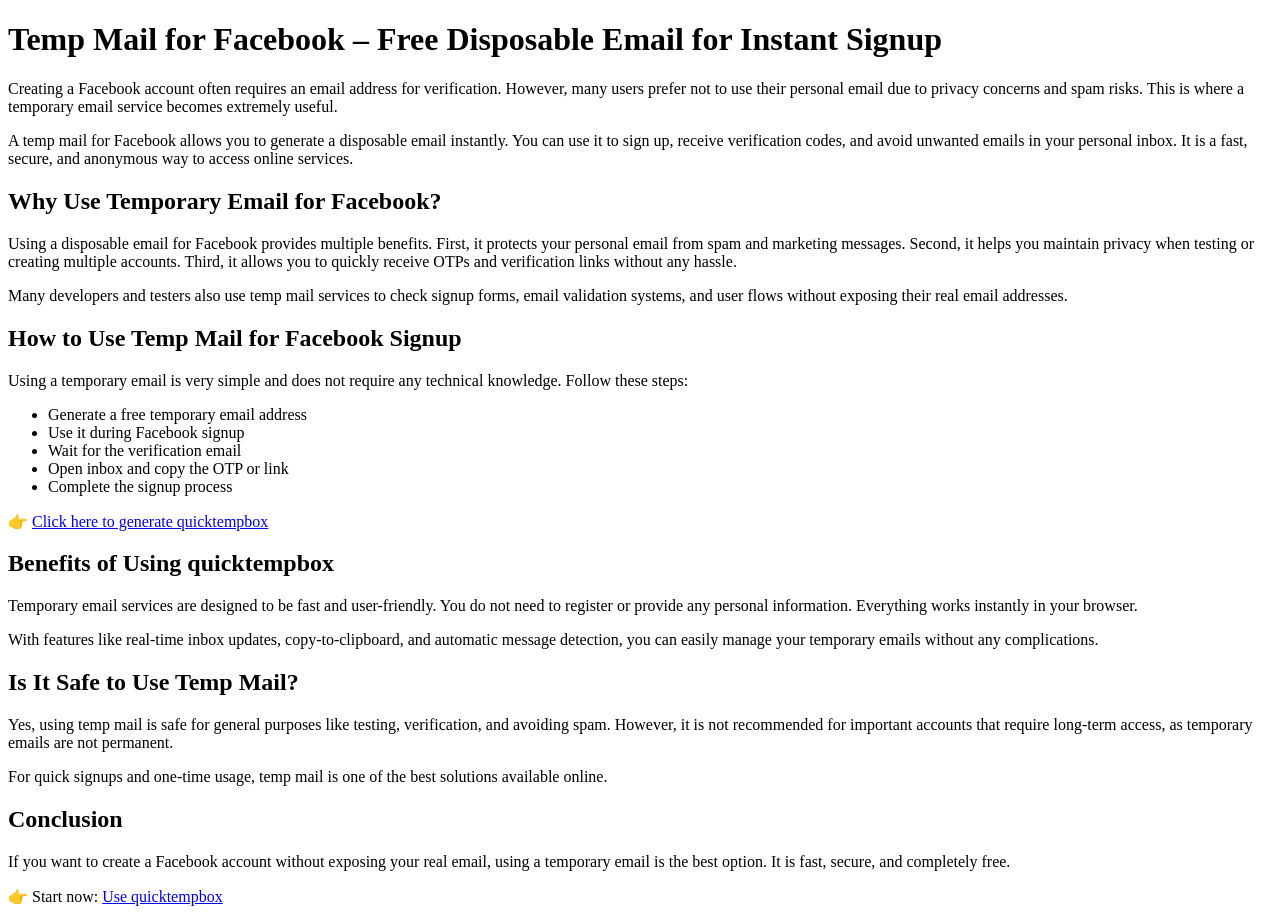
<file: temp-mail-for-facebook.html>
<!DOCTYPE html>
<html lang="en">
<head>
<meta charset="UTF-8">
<meta name="viewport" content="width=device-width, initial-scale=1.0">

<title>Temp Mail for Facebook - Free Disposable Email for Signup & Verification</title>

<meta name="description" content="Use quicktempbox for Facebook signup and verification. Generate disposable email instantly, avoid spam, and protect your privacy online.">

<meta name="keywords" content="temp mail for facebook, disposable email facebook, fake email for facebook, temporary email for signup, quicktempbox, email generator, avoid spam email">

<meta name="robots" content="index, follow">

<link rel="canonical" href="https://quicktempbox.netlify.app/temp-mail-for-facebook.html">

</head>

<body>

<h1>Temp Mail for Facebook – Free Disposable Email for Instant Signup</h1>

<p>
Creating a Facebook account often requires an email address for verification. However, many users prefer not to use their personal email due to privacy concerns and spam risks. This is where a temporary email service becomes extremely useful.
</p>

<p>
A temp mail for Facebook allows you to generate a disposable email instantly. You can use it to sign up, receive verification codes, and avoid unwanted emails in your personal inbox. It is a fast, secure, and anonymous way to access online services.
</p>

<h2>Why Use Temporary Email for Facebook?</h2>

<p>
Using a disposable email for Facebook provides multiple benefits. First, it protects your personal email from spam and marketing messages. Second, it helps you maintain privacy when testing or creating multiple accounts. Third, it allows you to quickly receive OTPs and verification links without any hassle.
</p>

<p>
Many developers and testers also use temp mail services to check signup forms, email validation systems, and user flows without exposing their real email addresses.
</p>

<h2>How to Use Temp Mail for Facebook Signup</h2>

<p>
Using a temporary email is very simple and does not require any technical knowledge. Follow these steps:
</p>

<ul>
<li>Generate a free temporary email address</li>
<li>Use it during Facebook signup</li>
<li>Wait for the verification email</li>
<li>Open inbox and copy the OTP or link</li>
<li>Complete the signup process</li>
</ul>

<p>
👉 <a href="https://quicktempbox.netlify.app/">Click here to generate quicktempbox</a>
</p>

<h2>Benefits of Using quicktempbox</h2>

<p>
Temporary email services are designed to be fast and user-friendly. You do not need to register or provide any personal information. Everything works instantly in your browser.
</p>

<p>
With features like real-time inbox updates, copy-to-clipboard, and automatic message detection, you can easily manage your temporary emails without any complications.
</p>

<h2>Is It Safe to Use Temp Mail?</h2>

<p>
Yes, using temp mail is safe for general purposes like testing, verification, and avoiding spam. However, it is not recommended for important accounts that require long-term access, as temporary emails are not permanent.
</p>

<p>
For quick signups and one-time usage, temp mail is one of the best solutions available online.
</p>

<h2>Conclusion</h2>

<p>
If you want to create a Facebook account without exposing your real email, using a temporary email is the best option. It is fast, secure, and completely free.
</p>

<p>
👉 Start now: <a href="https://quicktempbox.netlify.app/">Use quicktempbox</a>
</p>

</body>
</html>
</file>
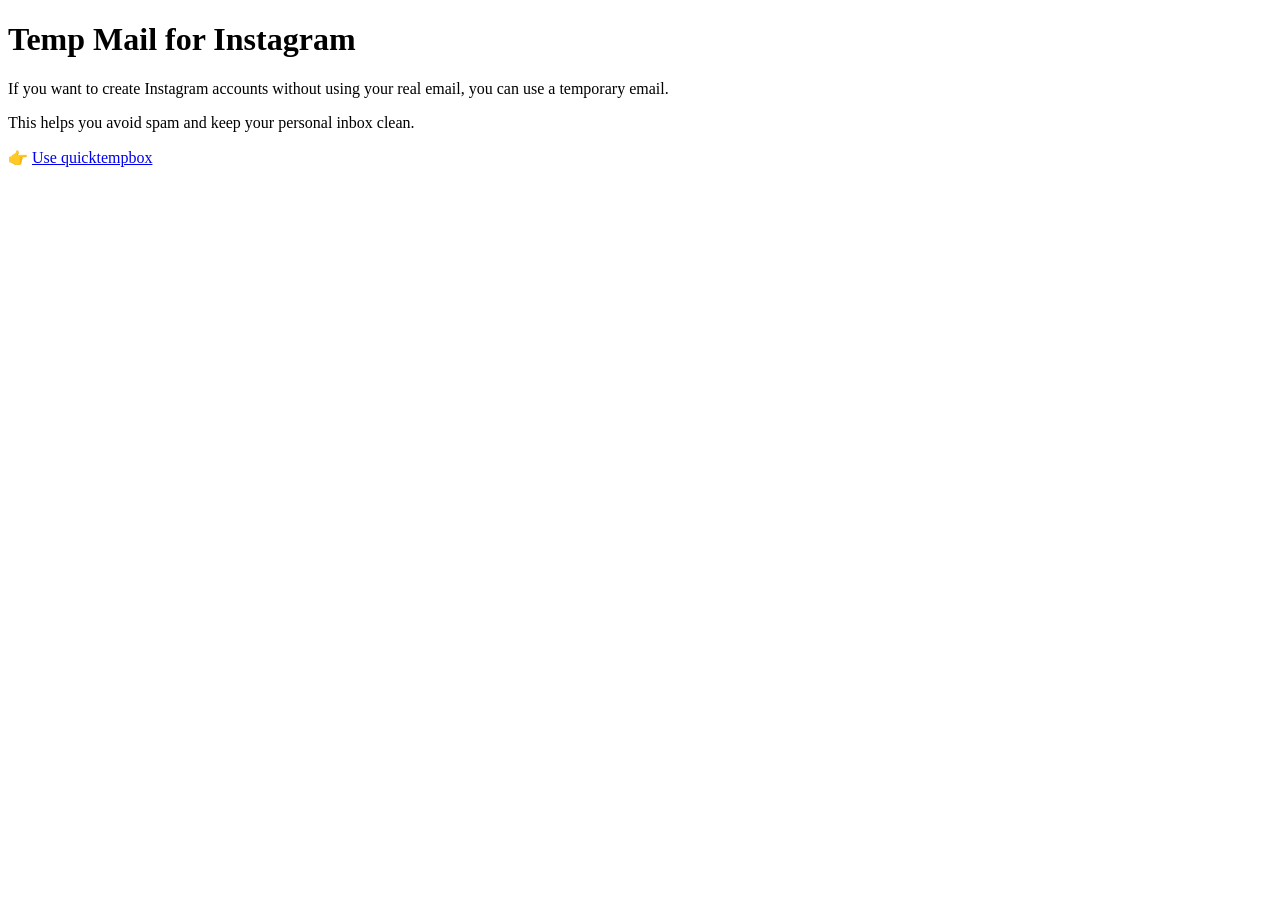
<file: temp-mail-for-instagram.html>
<!DOCTYPE html>
<html>
<head>
<title>Temp Mail for Instagram - Free Disposable Email</title>

<meta name="description" content="Use quicktempbox for Instagram verification. Create disposable email instantly and avoid spam.">
</head>

<body>

<h1>Temp Mail for Instagram</h1>

<p>If you want to create Instagram accounts without using your real email, you can use a temporary email.</p>

<p>This helps you avoid spam and keep your personal inbox clean.</p>

<p>👉 <a href="https://quicktempbox.netlify.app/">Use quicktempbox</a></p>

</body>
</html>
</file>
<file: style.css>
:root {
    /* Primary Colors */
    --primary-color: #00e5be;
    --primary-hover: #00c4a2;

    /* Background Colors */
    --bg-main: #1c1e26;
    --bg-white: #2a2d37;
    --bg-light: #353841;
    --bg-lighter: #3e424d;

    /* Text Colors */
    --text-primary: #ffffff;
    --text-secondary: #b4b9c6;
    --text-light: #8b92a5;

    /* Border Colors */
    --border-color: #404552;

    /* Shadow Colors */
    --shadow-color: rgba(0, 0, 0, 0.3);
    --shadow-light: rgba(0, 0, 0, 0.2);

    /* Spacing */
    --spacing-sm: 8px;
    --spacing-md: 16px;
    --spacing-lg: 24px;
    --spacing-xl: 30px;

    /* Border Radius */
    --radius-sm: 8px;
    --radius-md: 12px;
    --radius-lg: 16px;
}

body {
    font-family: "Segoe UI", Tahoma, Geneva, Verdana, sans-serif;
    background-color: var(--bg-main);
    margin: 0;
    padding: 0;
}

.section {
    background: var(--bg-white);
    border-radius: var(--radius-lg);
    padding: var(--spacing-xl);
    margin-bottom: var(--spacing-lg);
    box-shadow: 0 8px 30px rgba(0, 0, 0, 0.2);
}

.container {
    max-width: 900px;
    margin: 40px auto;
    padding: 0 var(--spacing-md);
}

h1,
h2 {
    color: var(--text-primary);
    font-size: 28px;
    margin-bottom: var(--spacing-xl);
    text-align: center;
    font-weight: 700;
    display: flex;
    align-items: center;
    justify-content: center;
    gap: 12px;
}

h1 i {
    color: var(--primary-color);
}

h2 {
    font-size: 24px;
    font-weight: 600;
}

.generate-button {
    background-color: var(--primary-color);
    color: var(--bg-main);
    font-size: 17px;
    font-weight: 600;
    padding: 16px 36px;
    border-radius: 50px;
    border: none;
    display: inline-flex;
    align-items: center;
    gap: 10px;
    transition: all 0.3s ease;
    box-shadow: 0 4px 15px rgba(0, 229, 190, 0.3);
}

.generate-button:hover {
    background-color: var(--primary-hover);
    transform: translateY(-2px);
    box-shadow: 0 6px 20px rgba(0, 229, 190, 0.4);
}

.generate-button i {
    font-size: 18px;
}

.email-generator {
    text-align: center;
    padding: var(--spacing-xl) 0;
    position: relative;
}

.email-box {
    margin-top: var(--spacing-xl);
    background: var(--bg-light);
    border-radius: var(--radius-lg);
    padding: var(--spacing-lg);
    max-width: 500px;
    margin-left: auto;
    margin-right: auto;
    border: 1px solid var(--border-color);
}

.email-box label {
    display: block;
    margin-bottom: 14px;
    font-size: 15px;
    font-weight: 500;
    color: var(--text-secondary);
    text-align: left;
}

.email-display {
    background: var(--bg-main);
    padding: var(--spacing-md) var(--spacing-lg);
    border-radius: var(--radius-md);
    border: 1px solid var(--border-color);
    font-family: "Roboto Mono", monospace;
    font-size: 16px;
    color: var(--text-primary);
    display: flex;
    justify-content: space-between;
    align-items: center;
    min-height: 45px;
    gap: var(--spacing-md);
}

#emailDisplay {
    color: var(--primary-color);
    font-size: 16px;
    font-weight: 500;
    overflow: hidden;
    text-overflow: ellipsis;
    flex: 1;
    text-align: left;
}

.email-display .icon-button {
    background: var(--bg-lighter);
    min-width: 35px;
    height: 35px;
    border-radius: 50%;
    display: flex;
    align-items: center;
    justify-content: center;
    color: var(--text-primary);
    transition: all 0.3s ease;
    flex-shrink: 0;
}

.email-display .icon-button:hover {
    background-color: var(--primary-color);
    color: var(--bg-main);
    transform: translateY(-1px);
}

/* Optional: Add a subtle animation when email is generated */
@keyframes fadeIn {
    from {
        opacity: 0;
        transform: translateY(10px);
    }

    to {
        opacity: 1;
        transform: translateY(0);
    }
}

.email-box {
    animation: fadeIn 0.3s ease-out;
}

.button-section {
    display: flex;
    gap: 12px;
    margin-bottom: var(--spacing-lg);
    justify-content: center;
    padding: 0 var(--spacing-md);
}

.action-button {
    display: flex;
    align-items: center;
    gap: 10px;
    padding: 12px 24px;
    background-color: #2a2d37;
    /* Darker background */
    border: none;
    border-radius: 50px;
    cursor: pointer;
    font-size: 16px;
    font-weight: 500;
    color: var(--text-primary);
    transition: all 0.2s ease;
    box-shadow: 0 2px 6px rgba(0, 0, 0, 0.2);
}

.action-button i {
    font-size: 18px;
    color: var(--primary-color);
    background: #353841;
    /* Slightly lighter background for icon */
    padding: 8px;
    border-radius: 50%;
    width: 16px;
    height: 16px;
    display: flex;
    align-items: center;
    justify-content: center;
}

.action-button:hover {
    background-color: #353841;
    transform: translateY(-1px);
    box-shadow: 0 4px 8px rgba(0, 0, 0, 0.3);
}

.action-button:hover i {
    background-color: #404552;
    color: var(--primary-color);
}

/* Add specific styles for each button type */
.action-button.copy i {
    color: var(--primary-color);
}

.action-button.refresh i {
    color: #1c09f3;
    /* Blue color for refresh */
}

.action-button.delete i {
    color: #ff4a4a;
    /* Red color for delete */
}

/* Optional: Add subtle transition for icon background */
.action-button i {
    transition: all 0.2s ease;
}

.inbox-container {
    margin-top: 0;
}

.inbox-header {
    display: flex;
    justify-content: space-between;
    align-items: center;
    margin-bottom: var(--spacing-md);
    padding-bottom: var(--spacing-md);
    border-bottom: 1px solid var(--border-color);
}

.inbox {
    background: var(--bg-light);
    padding: var(--spacing-md);
    border-radius: var(--radius-md);
    border: 1px solid var(--border-color);
    color: var(--text-primary);
}

.icon-button {
    padding: var(--spacing-sm);
    border-radius: var(--radius-sm);
    color: var(--text-secondary);
    transition: all 0.2s ease;
    background: transparent;
    border: none;
}

.icon-button:hover {
    background-color: var(--bg-lighter);
    color: var(--primary-color);
}

.inbox p {
    text-align: center;
    color: var(--text-secondary);
    font-size: 15px;
    margin: var(--spacing-xl) 0;
}

.message {
    background: var(--bg-light);
    padding: var(--spacing-md);
    border-radius: var(--radius-md);
    margin-top: var(--spacing-md);
    box-shadow: 0 2px 4px var(--shadow-light);
    cursor: pointer;
    font-size: 15px;
    line-height: 1.6;
    color: var(--text-primary);
    border: 1px solid var(--border-color);
    position: relative;
    transition: all 0.2s ease;
}

.message.unread {
    border-left: 4px solid var(--primary-color);
    background: var(--bg-lighter);
}

.message.unread::before {
    content: "●";
    color: var(--primary-color);
    font-size: 12px;
    position: absolute;
    top: 12px;
    right: 12px;
}

.message.read {
    opacity: 0.8;
    border-left: 4px solid var(--border-color);
}

.message:hover {
    transform: translateY(-1px);
    box-shadow: 0 4px 8px var(--shadow-color);
}

.message-body {
    background: var(--bg-lighter);
    padding: var(--spacing-md);
    margin-top: var(--spacing-sm);
    border-radius: var(--radius-md);
    border: 1px solid var(--border-color);
    color: var(--text-primary);
    position: relative;
    max-height: 400px;
    overflow-y: auto;
    z-index: 1050;
}

.message-content {
    white-space: pre-wrap;
    word-break: break-word;
    margin-bottom: var(--spacing-md);
    color: var(--primary-color);
    text-decoration: underline;
}

.message-controls {
    display: flex;
    gap: 10px;
    position: sticky;
    bottom: 0;
    right: 0;
    padding: var(--spacing-sm);
    background: var(--bg-lighter);
    border-top: 1px solid var(--border-color);
    justify-content: flex-end;
}

.message-close,
.message-copy {
    background: var(--bg-light);
    border: none;
    color: var(--text-primary);
    width: 32px;
    height: 32px;
    border-radius: 50%;
    display: flex;
    align-items: center;
    justify-content: center;
    cursor: pointer;
    transition: all 0.2s ease;
}

.message-close:hover {
    background: #ff4a4a;
    color: white;
}

.message-copy:hover {
    background: var(--primary-color);
    color: var(--bg-main);
}

/* Make sure the message is selectable */
.message-content {
    user-select: text;
    -webkit-user-select: text;
    -moz-user-select: text;
    -ms-user-select: text;
}

.message strong {
    color: var(--text-light);
    font-size: 14px;
    display: inline-block;
    width: 70px;
}


/* Copy icon animation */
@keyframes copy-bounce {
    0% {
        transform: scale(1);
    }

    30% {
        transform: scale(1.3);
    }

    60% {
        transform: scale(0.95);
    }

    100% {
        transform: scale(1);
    }
}

.icon-animate-copy {
    animation: copy-bounce 0.4s;
}


@keyframes spin {
    0% {
        transform: rotate(0deg);
    }

    100% {
        transform: rotate(360deg);
    }
}

.spin,
.animate-spin {
    /* animation: spin 1s linear infinite; */
    animation: spin 0.8s linear;
}

/* Delete icon animation */
@keyframes delete-shake {
    0% {
        transform: rotate(0deg);
    }

    20% {
        transform: rotate(-15deg);
    }

    40% {
        transform: rotate(10deg);
    }

    60% {
        transform: rotate(-10deg);
    }

    80% {
        transform: rotate(5deg);
    }

    100% {
        transform: rotate(0deg);
    }
}

.icon-animate-delete {
    animation: delete-shake 0.5s;
}


/* Tablet and smaller screens */
@media screen and (max-width: 768px) {
    .container {
        margin: 20px auto;
        padding: 0 var(--spacing-sm);
    }

    .section {
        padding: var(--spacing-lg);
    }

    h1 {
        font-size: 24px;
    }

    h2 {
        font-size: 20px;
    }

    .email-box {
        padding: var(--spacing-lg);
    }

    .email-display {
        font-size: 15px;
        padding: var(--spacing-sm) var(--spacing-md);
        word-break: break-all;
    }

    .button-section {
        flex-wrap: wrap;
    }

    .action-button {
        flex: 1 1 calc(50% - 6px);
        /* 2 buttons per row with gap */
        min-width: 140px;
        justify-content: center;
        text-align: center;
        padding: 16px;
        font-size: 15px;
    }

    .action-button i {
        margin-right: 0;
    }
}

/* Mobile screens */
@media screen and (max-width: 480px) {
    .container {
        margin: 10px auto;
    }

    .section {
        padding: var(--spacing-md);
    }

    h1 {
        font-size: 22px;
    }

    h2 {
        font-size: 18px;
    }

    .generate-button {
        padding: 12px 24px;
        font-size: 15px;
        width: 100%;
        justify-content: center;
    }

    .email-box {
        padding: var(--spacing-sm);
    }

    .email-display {
        flex-direction: row;
        gap: var(--spacing-sm);
        align-items: center;
        font-size: 14px;
    }

    .email-display .icon-button {
        align-self: center;
    }

    .button-section {
        flex-direction: column;
    }

    .action-button {
        width: 100%;
        justify-content: center;
        text-align: center;
        padding: 16px;
        font-size: 14px;
    }

    .action-button i {
        margin-right: 0;
        font-size: 16px;
    }

    .message {
        padding: var(--spacing-sm);
        font-size: 13px;
    }

    .message-body {
        padding: var(--spacing-sm);
        font-size: 13px;
    }

    .message {
        font-size: 13px;
    }

    .message strong {
        font-size: 13px;
    }
}

/* Add these alert styles */
.alert {
    position: fixed;
    top: 20px;
    left: 50%;
    transform: translateX(-50%);
    background: var(--bg-light);
    color: var(--text-primary);
    padding: 16px 24px;
    border-radius: var(--radius-md);
    display: none;
    align-items: center;
    gap: 12px;
    z-index: 1100;
    box-shadow: 0 4px 20px rgba(0, 0, 0, 0.3);
    border: 1px solid var(--border-color);
    min-width: 200px;
    max-width: 90%;
    text-align: center;
    justify-content: center;
    flex-wrap: wrap;
}

.alert.show {
    display: flex;
    animation: slideDown 0.3s ease-out;
}

.alert-close {
    background: transparent;
    border: none;
    color: var(--text-secondary);
    font-size: 24px;
    cursor: pointer;
    padding: 0 4px;
    margin-left: auto;
    width: 32px;
    height: 32px;
    display: flex;
    align-items: center;
    justify-content: center;
}

#alertMessage {
    flex: 1;
    min-width: 150px;
    font-size: 15px;
}

/* Mobile-specific alert styles */
@media screen and (max-width: 480px) {
    .alert {
        top: auto;
        bottom: 20px;
        padding: 12px 20px;
        min-width: auto;
        width: 85%;
        font-size: 14px;
    }

    #alertMessage {
        font-size: 14px;
    }

    .alert-close {
        font-size: 20px;
        width: 28px;
        height: 28px;
    }

    @keyframes slideDown {
        from {
            transform: translate(-50%, 100%);
            opacity: 0;
        }

        to {
            transform: translate(-50%, 0);
            opacity: 1;
        }
    }
}

/* Add touch-friendly tap targets */
@media (hover: none) and (pointer: coarse) {
    .alert-close {
        padding: 8px;
    }
}

/* Info Section Styles */
.info-section {
    margin-top: var(--spacing-xl);
}

.info-content {
    color: var(--text-secondary);
    line-height: 1.6;
}

.info-content h3 {
    color: var(--text-primary);
    font-size: 20px;
    margin: 30px 0 15px;
}

.info-content p {
    margin-bottom: 20px;
}

/* Benefits Grid */
.benefits-grid {
    display: grid;
    grid-template-columns: repeat(auto-fit, minmax(240px, 1fr));
    gap: 20px;
    margin: 30px 0;
}

.benefit-card {
    background: var(--bg-light);
    padding: 24px;
    border-radius: var(--radius-md);
    border: 1px solid var(--border-color);
}

.benefit-card i {
    font-size: 24px;
    color: var(--primary-color);
    margin-bottom: 16px;
}

.benefit-card h4 {
    color: var(--text-primary);
    margin-bottom: 12px;
    font-size: 18px;
}

/* Use Cases List */
.use-cases {
    list-style: none;
    padding: 0;
    margin: 20px 0;
}

.use-cases li {
    display: flex;
    align-items: center;
    gap: 12px;
    margin-bottom: 12px;
}

.use-cases i {
    color: var(--primary-color);
}

/* Warning Box */
.warning-box {
    background: var(--bg-light);
    border: 1.5px solid #ff4a4a;
    border-radius: var(--radius-md);
    padding: 24px 28px;
    margin: 32px 0 0 0;
    color: var(--text-primary);
    display: flex;
    align-items: flex-start;
    gap: 18px;
    box-shadow: 0 2px 10px var(--shadow-light);
}

.warning-box i {
    color: #ff4a4a;
    font-size: 28px;
    /* margin-right: 18px; */
    margin-top: 4px;
    flex-shrink: 0;
}

.warning-box h3 {
    margin: 0 0 8px 0;
    font-size: 20px;
    font-weight: 700;
    color: var(--text-primary);
    display: inline-block;
}

.warning-box p {
    margin: 0;
    color: var(--text-secondary);
    font-size: 16px;
}

/* Responsive Adjustments */
@media screen and (max-width: 768px) {
    .info-content h3 {
        font-size: 18px;
    }

    .benefit-card {
        padding: 20px;
    }

    .benefit-card h4 {
        font-size: 16px;
    }

    .warning-box {
        padding: 16px;
        gap: 16px;
    }
}

@media screen and (max-width: 480px) {
    .benefits-grid {
        grid-template-columns: 1fr;
    }

    .info-content {
        font-size: 14px;
    }

    .warning-box {
        flex-direction: column;
        text-align: center;
    }

    .warning-box i {
        margin-bottom: 10px;
    }
}

/* Add these styles to your existing CSS */

.criteria-box {
    background: var(--bg-light);
    border-radius: var(--radius-md);
    padding: 24px;
    margin: 20px 0;
    border: 1px solid var(--border-color);
}

.criteria-list {
    list-style: none;
    padding: 0;
    margin: 15px 0 0 0;
}

.criteria-list li {
    display: flex;
    align-items: center;
    gap: 12px;
    margin-bottom: 10px;
}

.criteria-list i {
    color: var(--primary-color);
}

.feature-list {
    list-style: none;
    padding: 0;
    margin: 15px 0;
}

.feature-list li {
    position: relative;
    padding-left: 20px;
    margin-bottom: 10px;
    color: var(--text-secondary);
}

.feature-list li::before {
    content: "•";
    color: var(--primary-color);
    position: absolute;
    left: 0;
}

.use-cases-section {
    background: var(--bg-light);
    border-radius: var(--radius-md);
    padding: 24px;
    margin: 20px 0;
    border: 1px solid var(--border-color);
}

.use-cases-section h4 {
    color: var(--text-primary);
    margin-bottom: 15px;
}

/* Update existing styles for better spacing */
.info-content h3 {
    margin-bottom: 20px;
    color: var(--text-primary);
    font-size: 22px;
    display: flex;
    align-items: center;
    justify-content: center;
    gap: 10px;
}

.info-content p {
    color: var(--text-secondary);
    line-height: 1.7;
    margin-bottom: 20px;
}

/* Responsive adjustments */
@media screen and (max-width: 480px) {

    .criteria-box,
    .use-cases-section {
        padding: 16px;
    }

    .info-content h3 {
        font-size: 18px;
    }
}

/* Add these styles for the new content structure */

.features-grid {
    display: grid;
    grid-template-columns: repeat(auto-fit, minmax(240px, 1fr));
    gap: 20px;
    margin: 30px 0;
}

.feature-card {
    background: var(--bg-light);
    padding: 24px;
    border-radius: var(--radius-md);
    border: 1px solid var(--border-color);
}

.feature-card i {
    font-size: 24px;
    color: var(--primary-color);
    margin-bottom: 16px;
}

.feature-card h4 {
    color: var(--text-primary);
    margin-bottom: 12px;
    font-size: 18px;
}

.steps-box {
    background: var(--bg-light);
    border-radius: var(--radius-md);
    padding: 24px;
    margin: 20px 0;
    border: 1px solid var(--border-color);
}

.steps-list {
    list-style: none;
    padding: 0;
    margin: 0;
}

.steps-list li {
    display: flex;
    gap: 20px;
    margin-bottom: 24px;
}

.steps-list li:last-child {
    margin-bottom: 0;
}

.step-number {
    background: var(--primary-color);
    color: var(--bg-main);
    width: 30px;
    height: 30px;
    border-radius: 50%;
    display: flex;
    align-items: center;
    justify-content: center;
    font-weight: bold;
    flex-shrink: 0;
}

.step-content {
    flex: 1;
}

.step-content h4 {
    color: var(--text-primary);
    margin-bottom: 8px;
    margin-top: 0;
}

.step-content p {
    margin: 0;
    color: var(--text-secondary);
}

/* Responsive adjustments */
@media screen and (max-width: 768px) {
    .features-grid {
        grid-template-columns: repeat(auto-fit, minmax(200px, 1fr));
    }

    .feature-card {
        padding: 20px;
    }

    .steps-box {
        padding: 20px;
    }
}

@media screen and (max-width: 480px) {
    .features-grid {
        grid-template-columns: 1fr;
    }

    .steps-list li {
        gap: 15px;
    }

    .step-number {
        width: 25px;
        height: 25px;
        font-size: 14px;
    }

    .feature-card h4,
    .step-content h4 {
        font-size: 16px;
    }
}

/* Sticky Header Styles */
.sticky-header {
    position: sticky;
    top: 0;
    background-color: var(--bg-main);
    border-bottom: 1px solid var(--border-color);
    z-index: 1000;
    box-shadow: 0 2px 10px rgba(0, 0, 0, 0.3);
}

.header-container {
    max-width: 1200px;
    margin: 0 auto;
    display: flex;
    justify-content: space-between;
    align-items: center;
    padding: 16px 20px;
}

.logo {
    font-size: 20px;
    font-weight: 700;
    color: var(--primary-color);
    display: flex;
    align-items: center;
    gap: 8px;
}

.main-nav ul {
    display: flex;
    list-style: none;
    gap: 30px;
    margin: 0;
    padding: 0;
}

.main-nav a {
    color: var(--text-secondary);
    text-decoration: none;
    font-weight: 500;
    font-size: 16px;
    transition: color 0.3s ease;
    padding: 8px 0;
}

.main-nav a:hover,
.main-nav a.active {
    color: var(--primary-color);
}

.mobile-menu-btn {
    display: none;
    background: transparent;
    border: none;
    color: var(--text-primary);
    font-size: 24px;
    cursor: pointer;
}

/* Special Thanks Card */
.special-thanks {
    background: var(--bg-light);
    border-radius: var(--radius-md);
    padding: 24px;
    margin: 30px 0;
    border: 1px solid var(--border-color);
    text-align: center;
}

.special-thanks h3 {
    color: var(--text-primary);
    margin-top: 0;
    display: flex;
    align-items: center;
    justify-content: center;
    gap: 10px;
}

.special-thanks h3 i {
    color: #ff4a4a;
}

.special-thanks p {
    margin-bottom: 0;
}

.special-thanks a {
    color: var(--primary-color);
    text-decoration: none;
    font-weight: 500;
    transition: color 0.3s ease;
}

.special-thanks a:hover {
    text-decoration: underline;
}

/* Footer Styles */
.site-footer {
    background-color: var(--bg-white);
    padding: 40px 0;
    margin-top: 50px;
    border-top: 1px solid var(--border-color);
}

.footer-container {
    max-width: 1200px;
    margin: 0 auto;
    padding: 0 20px;
    display: flex;
    flex-direction: column;
    align-items: center;
    gap: 30px;
    text-align: center;
}

.footer-contact {
    width: 100%;
    margin-bottom: 20px;
}

.footer-contact h3 {
    color: var(--text-primary);
    font-size: 18px;
    margin-bottom: 15px;
}

.social-links {
    display: flex;
    gap: 20px;
    justify-content: center;
}

.social-links a {
    color: var(--text-secondary);
    font-size: 22px;
    transition: color 0.3s ease;
    width: 40px;
    height: 40px;
    background: var(--bg-light);
    border-radius: 50%;
    display: flex;
    align-items: center;
    justify-content: center;
}

.social-links a:hover {
    color: var(--primary-color);
    background: var(--bg-lighter);
}

.footer-info {
    width: 100%;
    border-top: 1px solid var(--border-color);
    padding-top: 20px;
}

.footer-info p {
    color: var(--text-secondary);
    margin: 0;
    font-size: 14px;
}

/* Update responsive styles for footer */
@media screen and (max-width: 768px) {
    .site-footer {
        padding: 30px 0;
    }

    .footer-container {
        gap: 20px;
    }

    .footer-contact {
        margin-bottom: 15px;
    }
}

/* Responsive Styles for New Elements */
@media screen and (max-width: 768px) {
    .main-nav {
        display: none;
        position: absolute;
        top: 50px;
        left: 0;
        right: 0;
        background-color: var(--bg-main);
        border-bottom: 1px solid var(--border-color);
        padding: 20px;
    }

    .main-nav.show {
        display: block;
    }

    .main-nav ul {
        flex-direction: column;
        gap: 15px;
    }

    .mobile-menu-btn {
        display: block;
    }

    .footer-container {
        flex-direction: column;
        gap: 20px;
        text-align: center;
    }
}

@media screen and (max-width: 480px) {
    .header-container {
        padding: 12px 15px;
    }

    .logo {
        font-size: 18px;
    }

    .special-thanks {
        padding: 20px 15px;
    }

    .special-thanks h3 {
        font-size: 18px;
    }

    .site-footer {
        padding: 20px 0;
    }

    .social-links {
        gap: 15px;
    }

    .social-links a {
        font-size: 18px;
    }
}

html {
    scroll-behavior: smooth;
}

/* Style links inside message content for dark theme */
.message-content a {
    color: var(--primary-color);
    text-decoration: underline;
    transition: color 0.2s;
    word-break: break-all;
}

.message-content a:visited {
    color: #4a9eff;
    /* or another color you like for visited links */
}

.message-content a:hover,
.message-content a:active {
    color: var(--primary-hover);
    text-decoration: underline;
}

/* Desktop Side Ads */
.desktop-ad {
    position: fixed;
    top: 120px;
    /* adjust according to header height */
    width: 120px;
    z-index: 999;
}

.left-ad {
    left: 10px;
}

.right-ad {
    right: 10px;
}

/* Make sure they disappear on smaller screens */
@media screen and (max-width: 1024px) {
    .desktop-ad {
        display: none;
    }
}

/* Mobile Ads */
.mobile-ad {
    display: none;
    width: 100%;
    max-height: 60px;
    overflow: hidden;
    text-align: center;
    background: transparent;
    z-index: 999;
}

.mobile-ad img {
    width: 100%;
    height: auto;
}

/* Show mobile ads only on smaller screens */
@media screen and (max-width: 1024px) {
    .mobile-ad {
        display: block;
    }

    .top-ad {
        position: sticky;
        top: 0;
    }

    .bottom-ad {
        position: sticky;
        bottom: 0;
    }
}

::-webkit-scrollbar {
    width: 8px;
}

::-webkit-scrollbar-track {
    background: var(--bg-main);
}

::-webkit-scrollbar-thumb {
    background: var(--bg-lighter);
    border-radius: 10px;
}

::-webkit-scrollbar-thumb:hover {
    background: var(--primary-color);
}
/* BLOG PAGE STYLES */

.blog-container {
    margin-top: 40px;
    margin-bottom: 40px;
}

/* Blog Intro */
.blog-intro {
    text-align: center;
    margin-bottom: 40px;
}

.blog-intro h1 {
    font-size: 32px;
    margin-bottom: 15px;
}

.blog-intro h2 {
    font-size: 22px;
    color: var(--primary-color);
}

.blog-intro p {
    color: var(--text-secondary);
    max-width: 700px;
    margin: 0 auto;
}

/* Blog Grid */
.blog-list {
    display: grid;
    grid-template-columns: repeat(auto-fit, minmax(300px, 1fr));
    gap: 20px;
    padding: 0 10px;
}

/* Blog Card */
.blog-card {
    background: var(--bg-light);
    padding: 20px;
    border-radius: var(--radius-md);
    border: 1px solid var(--border-color);
    transition: all 0.3s ease;
}

.blog-card:hover {
    transform: translateY(-3px);
    box-shadow: 0 6px 20px var(--shadow-color);
}

/* Blog Title */
.blog-card h2 {
    font-size: 18px;
    margin-bottom: 10px;
}

/* Blog Links */
.blog-card a {
    color: var(--text-primary);
    text-decoration: none;
}

.blog-card a:hover {
    color: var(--primary-color);
    text-decoration: underline;
}

/* Blog Description */
.blog-card p {
    color: var(--text-secondary);
    font-size: 14px;
    line-height: 1.6;
}

/* Blog CTA */
.blog-cta {
    margin-top: 40px;
    text-align: center;
    font-size: 16px;
}

.blog-cta a {
    color: var(--primary-color);
    font-weight: 600;
    text-decoration: none;
}

.blog-cta a:hover {
    text-decoration: underline;
}
.blog-cta p {
    font-size: 18px;
    margin-bottom: 15px;
    color: var(--text-primary);
}
.blog-cta .cta-button:hover {
    background-color: #00c4a7; /* slightly darker shade */
    transform: translateY(-2px);
}
/* ===== BLOG1 PREMIUM ARTICLE STYLE ===== */

.blog-post-container {
    max-width: 900px;
    margin: 90px auto 50px;
    padding: 20px;
}

/* Article Box */
.blog-post {
    background: linear-gradient(145deg, #0f0f0f, #1a1a1a);
    padding: 35px;
    border-radius: 14px;
    border: 1px solid #222;
    box-shadow: 0 10px 40px rgba(0, 0, 0, 0.6);
}

/* Title */
.blog-post h1 {
    font-size: 34px;
    margin-bottom: 20px;
    color: #00e5be;
    text-align: center;
    line-height: 1.3;
}

/* Section Headings */
.blog-post h2 {
    font-size: 24px;
    margin-top: 35px;
    margin-bottom: 12px;
    color: #00e5be;
    border-left: 4px solid #00e5be;
    padding-left: 10px;
}

.blog-post h3 {
    font-size: 20px;
    margin-top: 25px;
    color: #fff;
}

/* Paragraphs */
.blog-post p {
    font-size: 16px;
    color: #ddd;
    margin-bottom: 18px;
    line-height: 1.8;
}

/* Highlight strong text */
.blog-post strong {
    color: #00e5be;
}

/* Lists */
.blog-post ul,
.blog-post ol {
    margin: 20px 0 20px 25px;
    padding-left: 10px;
}

.blog-post li {
    margin-bottom: 10px;
    color: #ccc;
}

/* Links */
.blog-post a {
    color: #00e5be;
    text-decoration: none;
    font-weight: 500;
}

.blog-post a:hover {
    text-decoration: underline;
}

/* Back Link */
.blog-post p a {
    display: inline-block;
    margin-top: 20px;
    font-weight: bold;
}

/* Divider */
.blog-post hr {
    border: none;
    height: 1px;
    background: #333;
    margin: 30px 0;
}

/* Info Box (optional use in content) */
.blog-post .info-box {
    background: rgba(0, 229, 190, 0.1);
    border-left: 4px solid #00e5be;
    padding: 15px;
    border-radius: 8px;
    margin: 20px 0;
}

/* Quote Style */
.blog-post blockquote {
    border-left: 4px solid #00e5be;
    padding-left: 15px;
    color: #aaa;
    font-style: italic;
    margin: 20px 0;
}

/* CTA Button inside article */
.blog-post .cta-button {
    display: inline-block;
    margin-top: 25px;
    background: #00e5be;
    color: #000;
    padding: 12px 22px;
    border-radius: 8px;
    font-weight: bold;
    text-decoration: none;
    transition: 0.3s ease;
}

.blog-post .cta-button:hover {
    background: #00c9a7;
}

/* ===== MOBILE OPTIMIZATION ===== */
@media (max-width: 768px) {
    .blog-post {
        padding: 20px;
    }

    .blog-post h1 {
        font-size: 24px;
    }

    .blog-post h2 {
        font-size: 20px;
    }

    .blog-post p {
        font-size: 14px;
    }
}

.info-box {
    background: linear-gradient(135deg, rgba(0, 229, 190, 0.1), rgba(0, 229, 190, 0.05));
    border-left: 4px solid #00e5be;
    padding: 16px 18px;
    margin: 25px 0;
    border-radius: 8px;
    font-size: 15px;
    line-height: 1.6;
    color: #e6fef9;
    position: relative;
    box-shadow: 0 4px 12px rgba(0, 229, 190, 0.15);
}

/* optional icon effect */
.info-box::before {
    
    position: absolute;
    top: 14px;
    left: -10px;
    background: #00e5be;
    color: #000;
    font-size: 14px;
    padding: 6px;
    border-radius: 50%;
    box-shadow: 0 2px 6px rgba(0,0,0,0.2);
}
</file>
